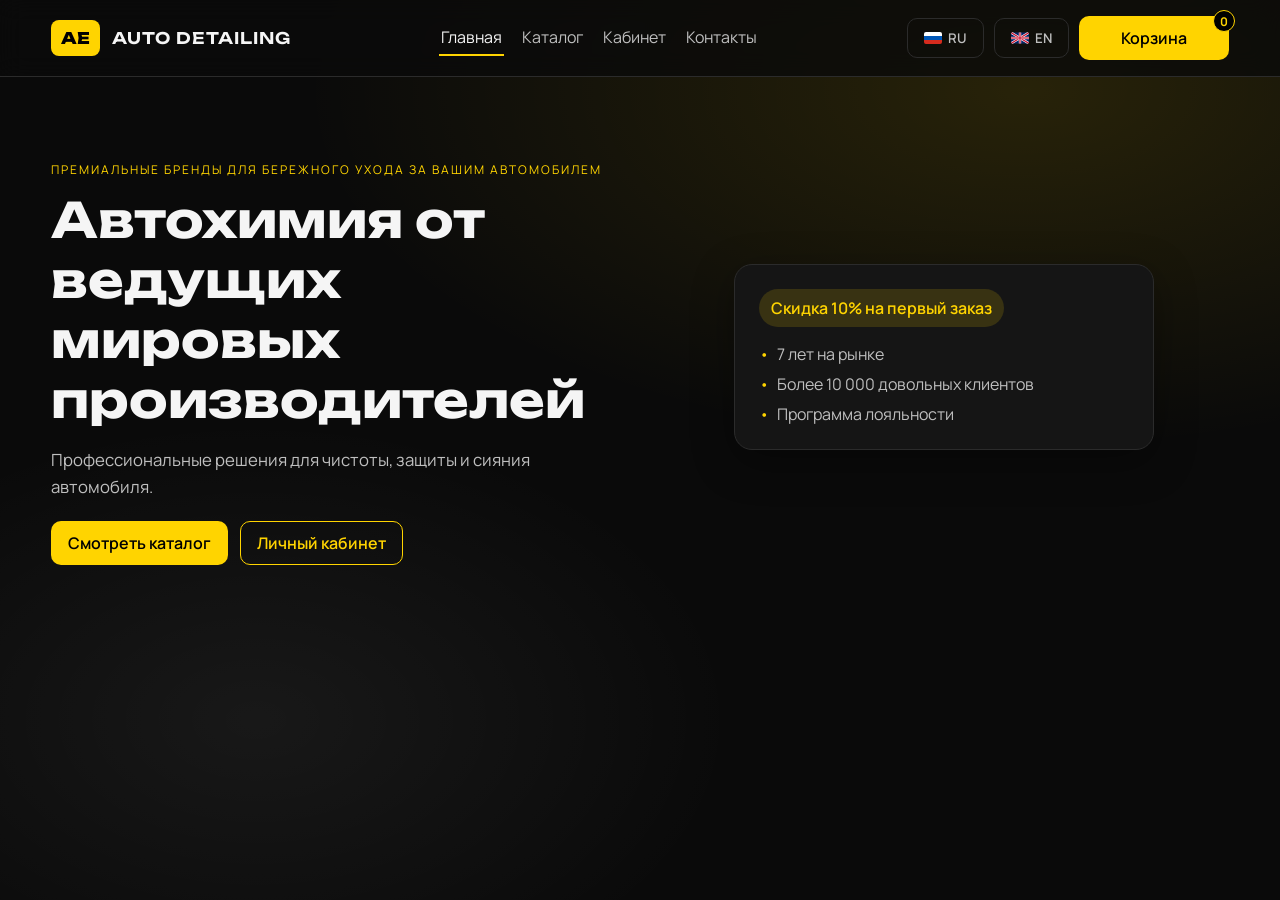
<file: index.html>
<!doctype html>
<html lang="ru">
  <head>
    <meta charset="utf-8" />
    <meta name="viewport" content="width=device-width, initial-scale=1" />
    <title>Auto Detailing — Aleksandrov Egor</title>
    <meta name="description" content="Все для чистоты автомобиля." />
    <link rel="stylesheet" href="assets/css/style.css?v=20260303-1805" />
    <script defer src="assets/js/i18n.js?v=20260303-1805"></script>
    <script defer src="assets/js/main.js?v=20260303-1805"></script>
    <script defer src="assets/js/api.js?v=20260303-1805"></script>
    <script defer src="assets/js/nav.js?v=20260303-1805"></script>
  </head>
  <body class="theme">
    <header class="topbar">
      <div class="container topbar__inner">
        <a class="brand" href="index.html">
          <span class="brand__mark">AE</span>
          <span class="brand__text">Auto Detailing</span>
        </a>
        <nav class="nav">
          <a data-i18n="nav_home" class="nav__link is-active" href="index.html">Главная</a>
          <a data-i18n="nav_catalog" class="nav__link" href="services.html">Каталог</a>
          <a data-i18n="nav_account" class="nav__link" href="account.html">Кабинет</a>
          <a data-i18n="nav_contacts" class="nav__link" href="contacts.html">Контакты</a>
        </nav>
        <div class="topbar__actions">
          <button class="btn btn--ghost" data-lang-switch="ru"><span class="flag flag--ru" aria-hidden="true"></span>RU</button>
          <button class="btn btn--ghost" data-lang-switch="en"><span class="flag flag--en" aria-hidden="true"></span>EN</button>
          <a class="btn btn--primary btn--cart" href="cart.html"><span data-i18n="nav_cart">Корзина</span><span id="cart-badge" class="top-cart-badge">0</span></a>
        </div>
      </div>
    </header>

    <main>
      <section class="hero">
        <div class="container hero__inner">
          <div class="hero__content">
            <p class="eyebrow" data-i18n="hero_eyebrow"></p>
            <h1 data-i18n="hero_title"></h1>
            <p class="lead" data-i18n="hero_subtitle"></p>
            <div class="hero__actions">
              <a class="btn btn--primary" href="services.html" data-i18n="hero_action_primary"></a>
              <a class="btn btn--outline" href="account.html" data-i18n="hero_action_secondary"></a>
            </div>
          </div>
          <div class="hero__visual">
            <div class="hero__card">
              <div class="hero__badge" data-i18n="hero_badge"></div>
              <ul class="hero__list">
                <li data-i18n="hero_list_1"></li>
                <li data-i18n="hero_list_2"></li>
                <li data-i18n="hero_list_3"></li>
              </ul>
            </div>
          </div>
        </div>
      </section>
    </main>

  </body>
</html>
</file>
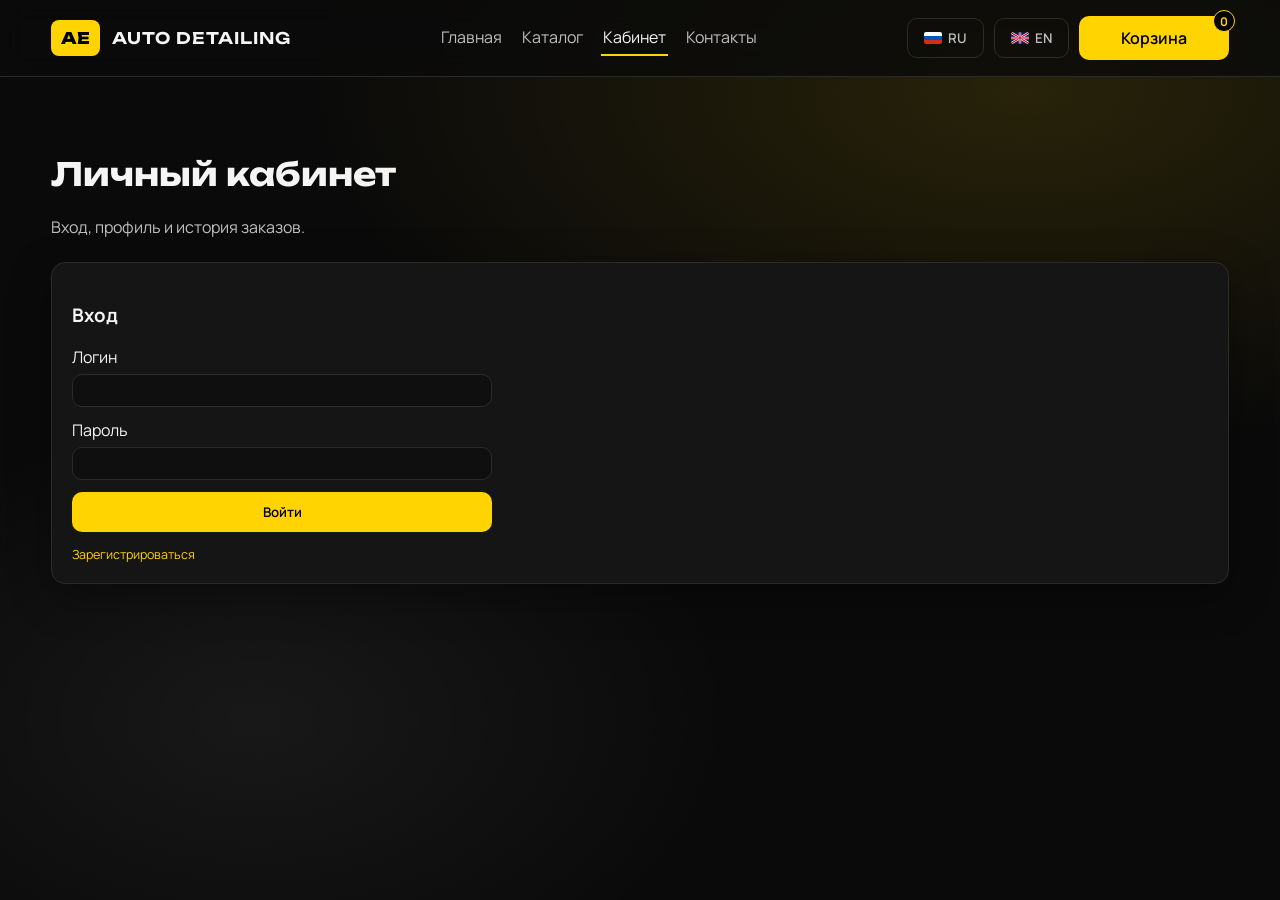
<file: account.html>
<!doctype html>
<html lang="ru">
  <head>
    <meta charset="utf-8" />
    <meta name="viewport" content="width=device-width, initial-scale=1" />
    <title>Личный кабинет — Auto Detailing</title>
    <link rel="stylesheet" href="assets/css/style.css?v=20260303-1805" />
    <script defer src="assets/js/i18n.js?v=20260303-1805"></script>
    <script defer src="assets/js/api.js?v=20260303-1805"></script>
    <script defer src="assets/js/nav.js?v=20260303-1805"></script>
    <script defer src="assets/js/account.js?v=20260303-1805"></script>
  </head>
  <body class="theme">
    <header class="topbar">
      <div class="container topbar__inner">
        <a class="brand" href="index.html">
          <span class="brand__mark">AE</span>
          <span class="brand__text">Auto Detailing</span>
        </a>
        <nav class="nav">
          <a data-i18n="nav_home" class="nav__link" href="index.html">Главная</a>
          <a data-i18n="nav_catalog" class="nav__link" href="services.html">Каталог</a>
          <a data-i18n="nav_account" class="nav__link is-active" href="account.html">Кабинет</a>
          <a data-i18n="nav_contacts" class="nav__link" href="contacts.html">Контакты</a>
        </nav>
        <div class="topbar__actions">
          <button class="btn btn--ghost" data-lang-switch="ru"><span class="flag flag--ru" aria-hidden="true"></span>RU</button>
          <button class="btn btn--ghost" data-lang-switch="en"><span class="flag flag--en" aria-hidden="true"></span>EN</button>
          <a class="btn btn--primary btn--cart" href="cart.html"><span data-i18n="nav_cart">Корзина</span><span id="cart-badge" class="top-cart-badge">0</span></a>
        </div>
      </div>
    </header>

    <main class="section">
      <div class="container">
        <div class="section__head">
          <h1 data-i18n="account_title">Личный кабинет</h1>
          <p data-i18n="account_subtitle">Вход, профиль и история заказов.</p>
        </div>

        <div id="account-panel" class="account-panel"></div>
      </div>
    </main>

  </body>
</html>
</file>
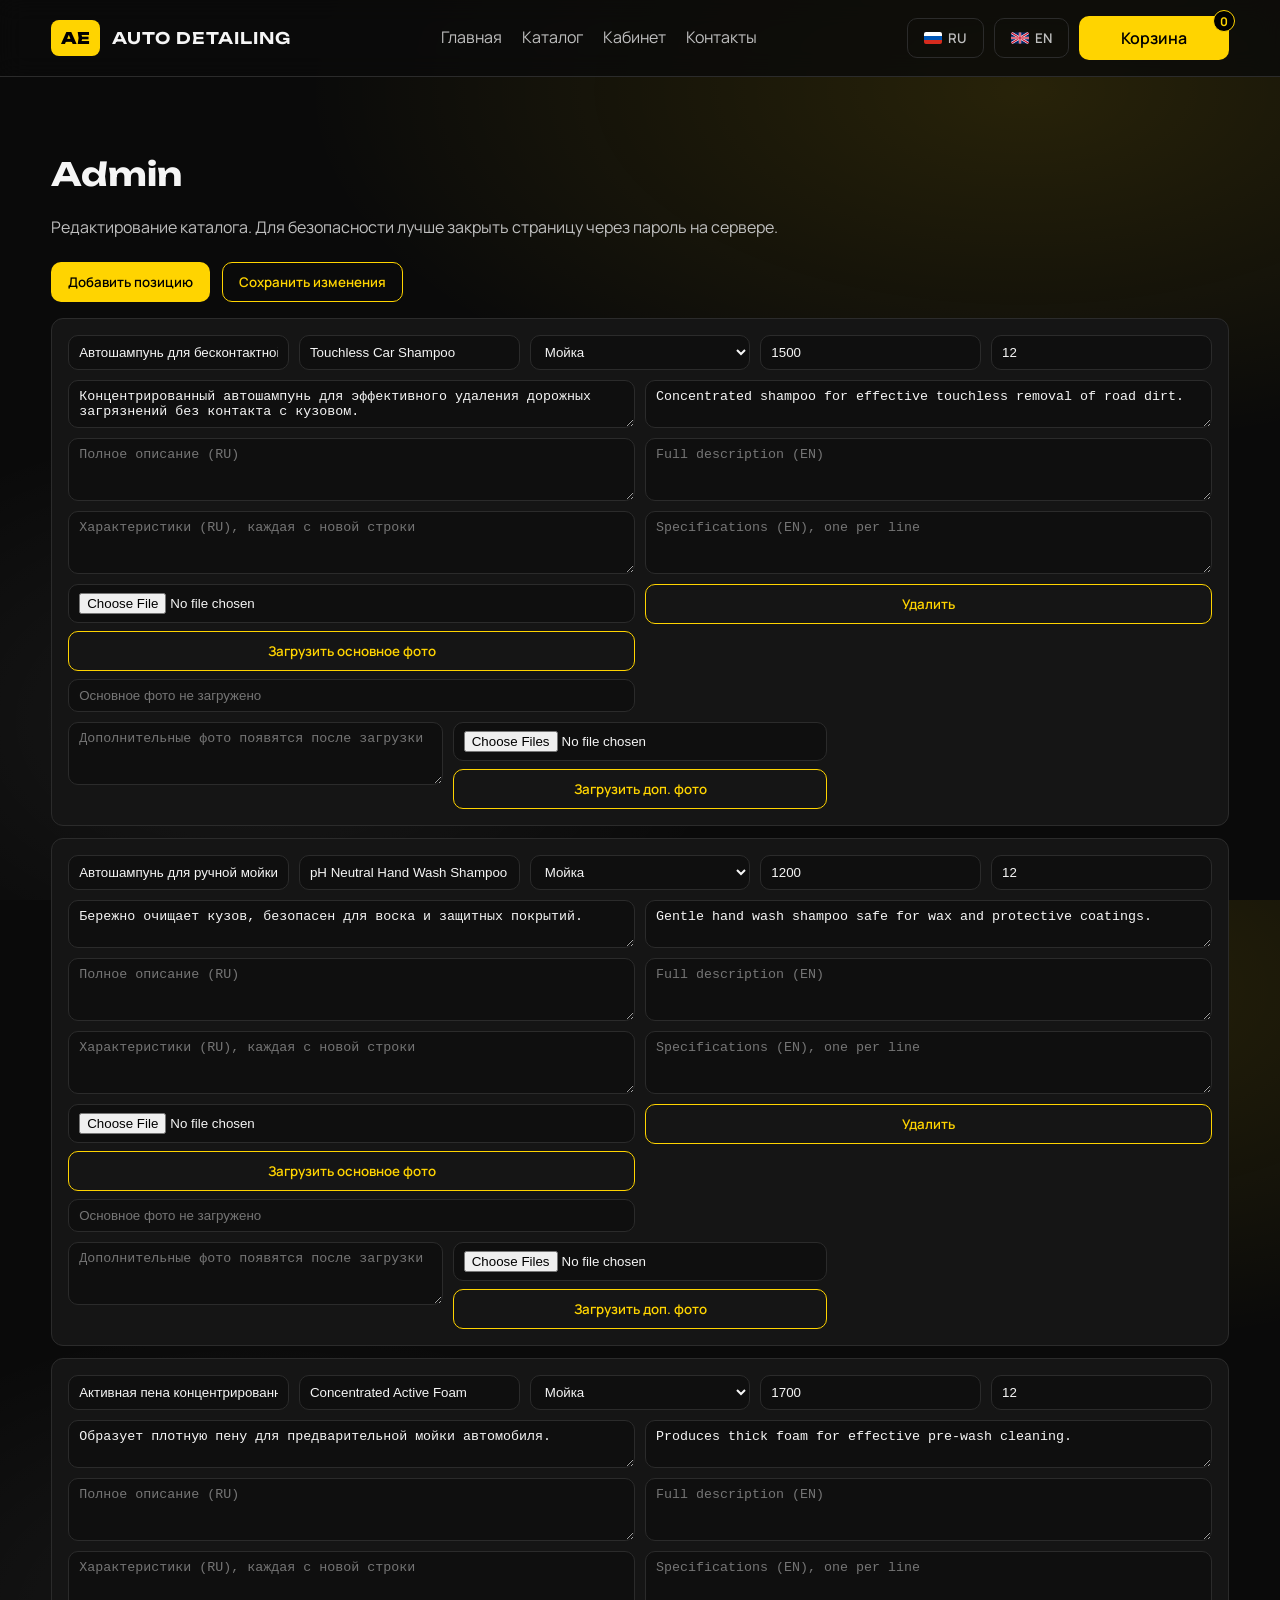
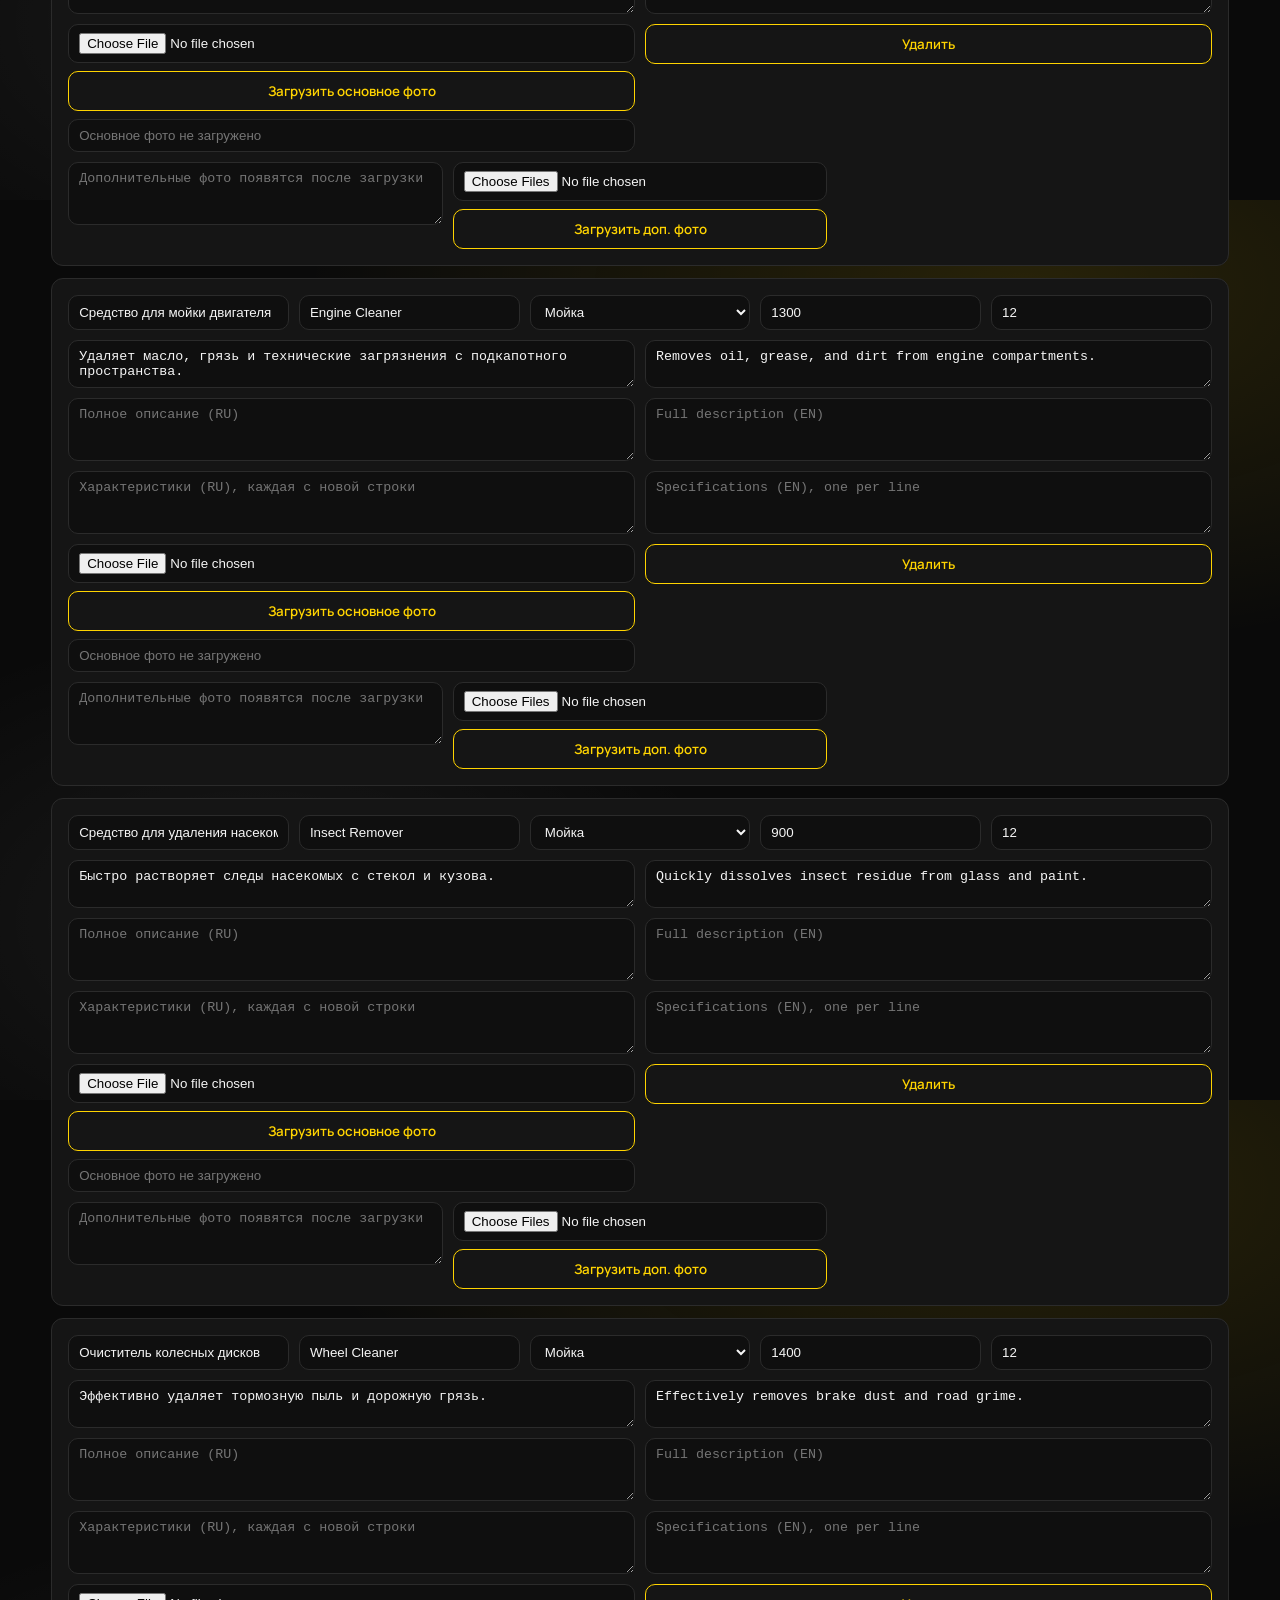
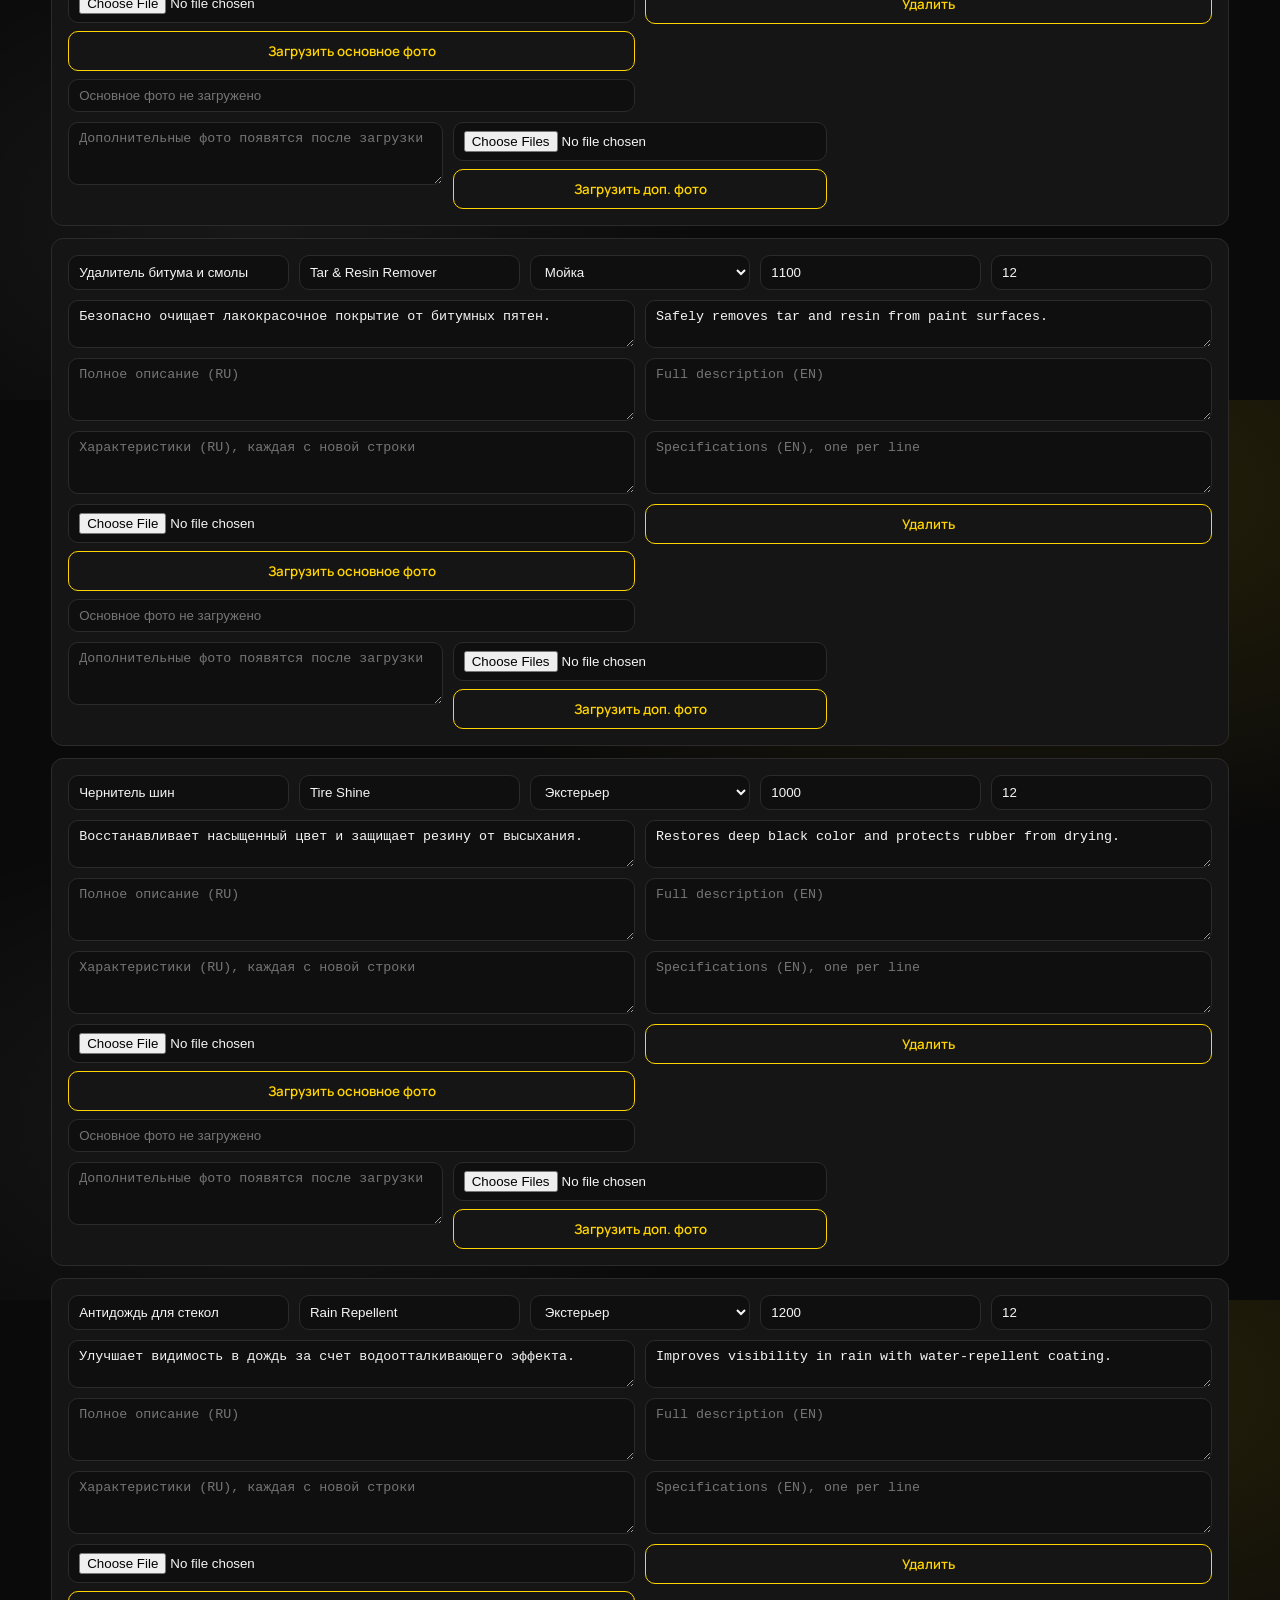
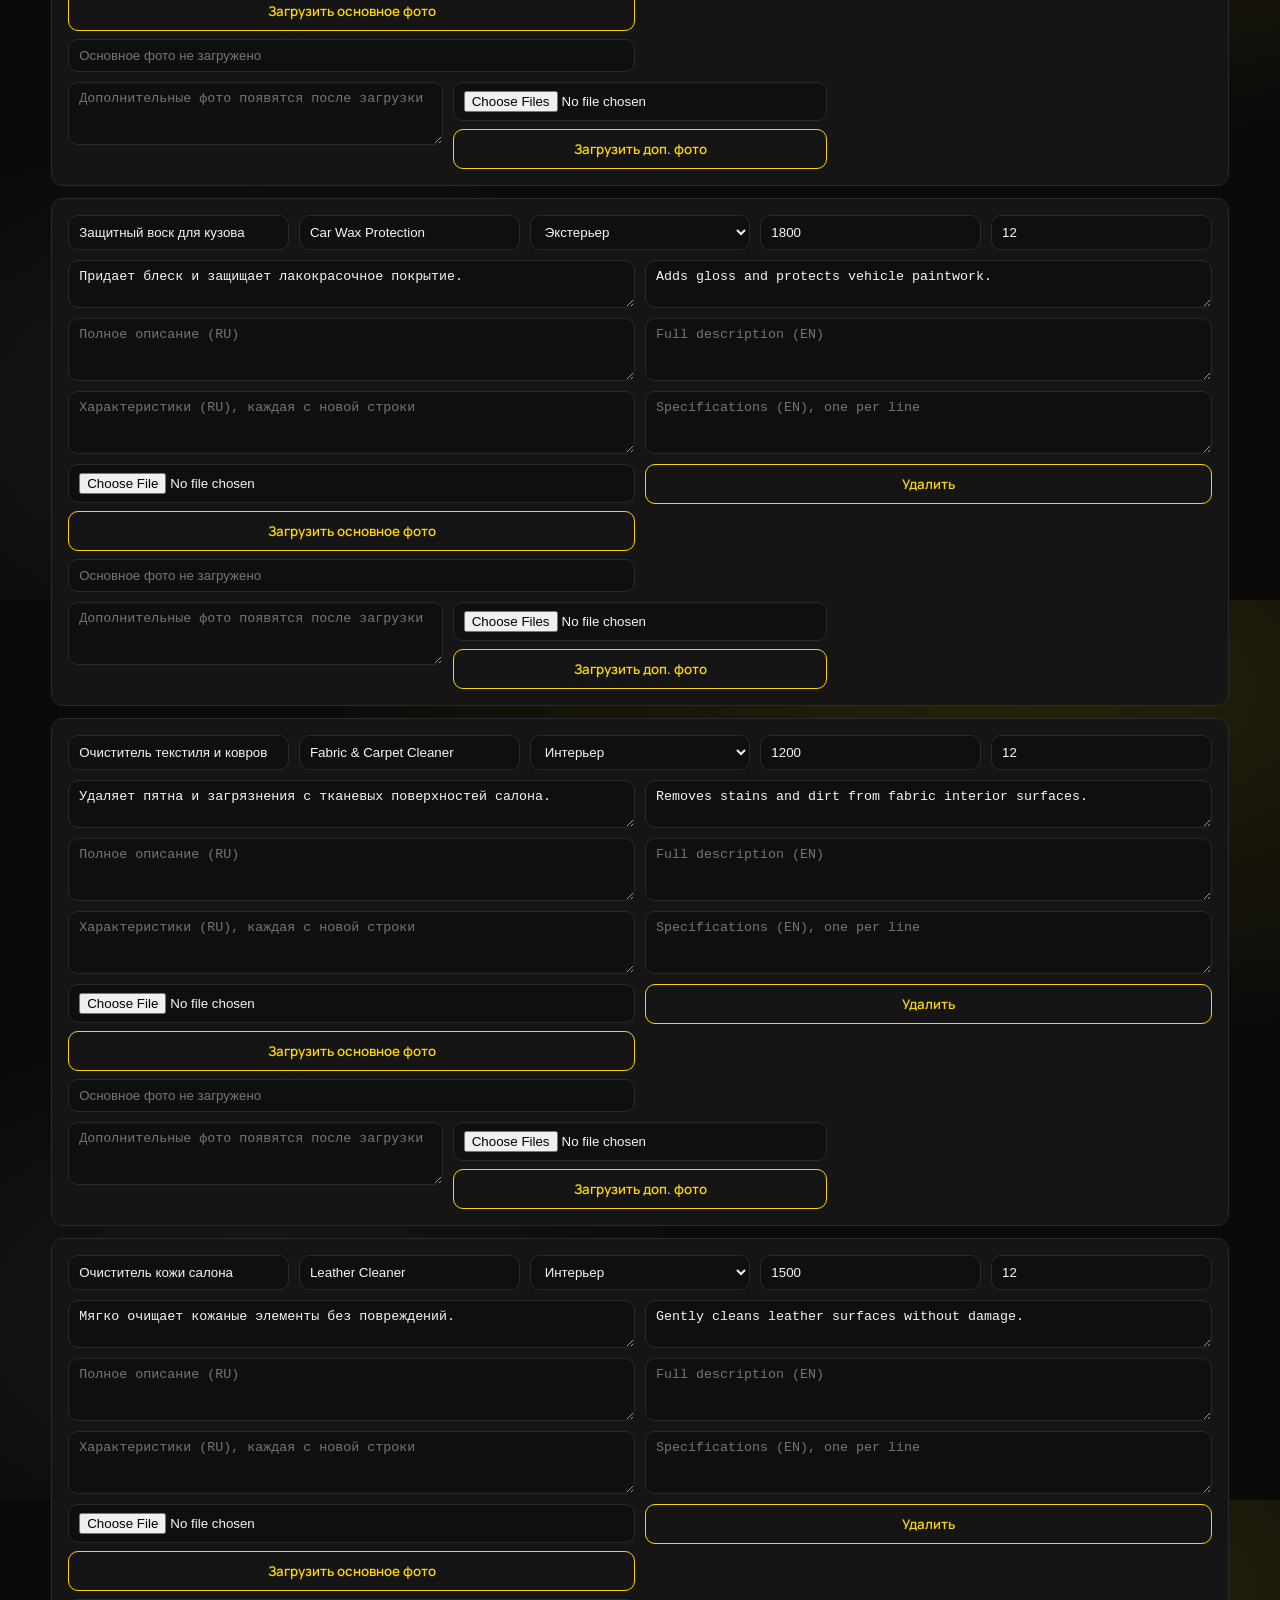
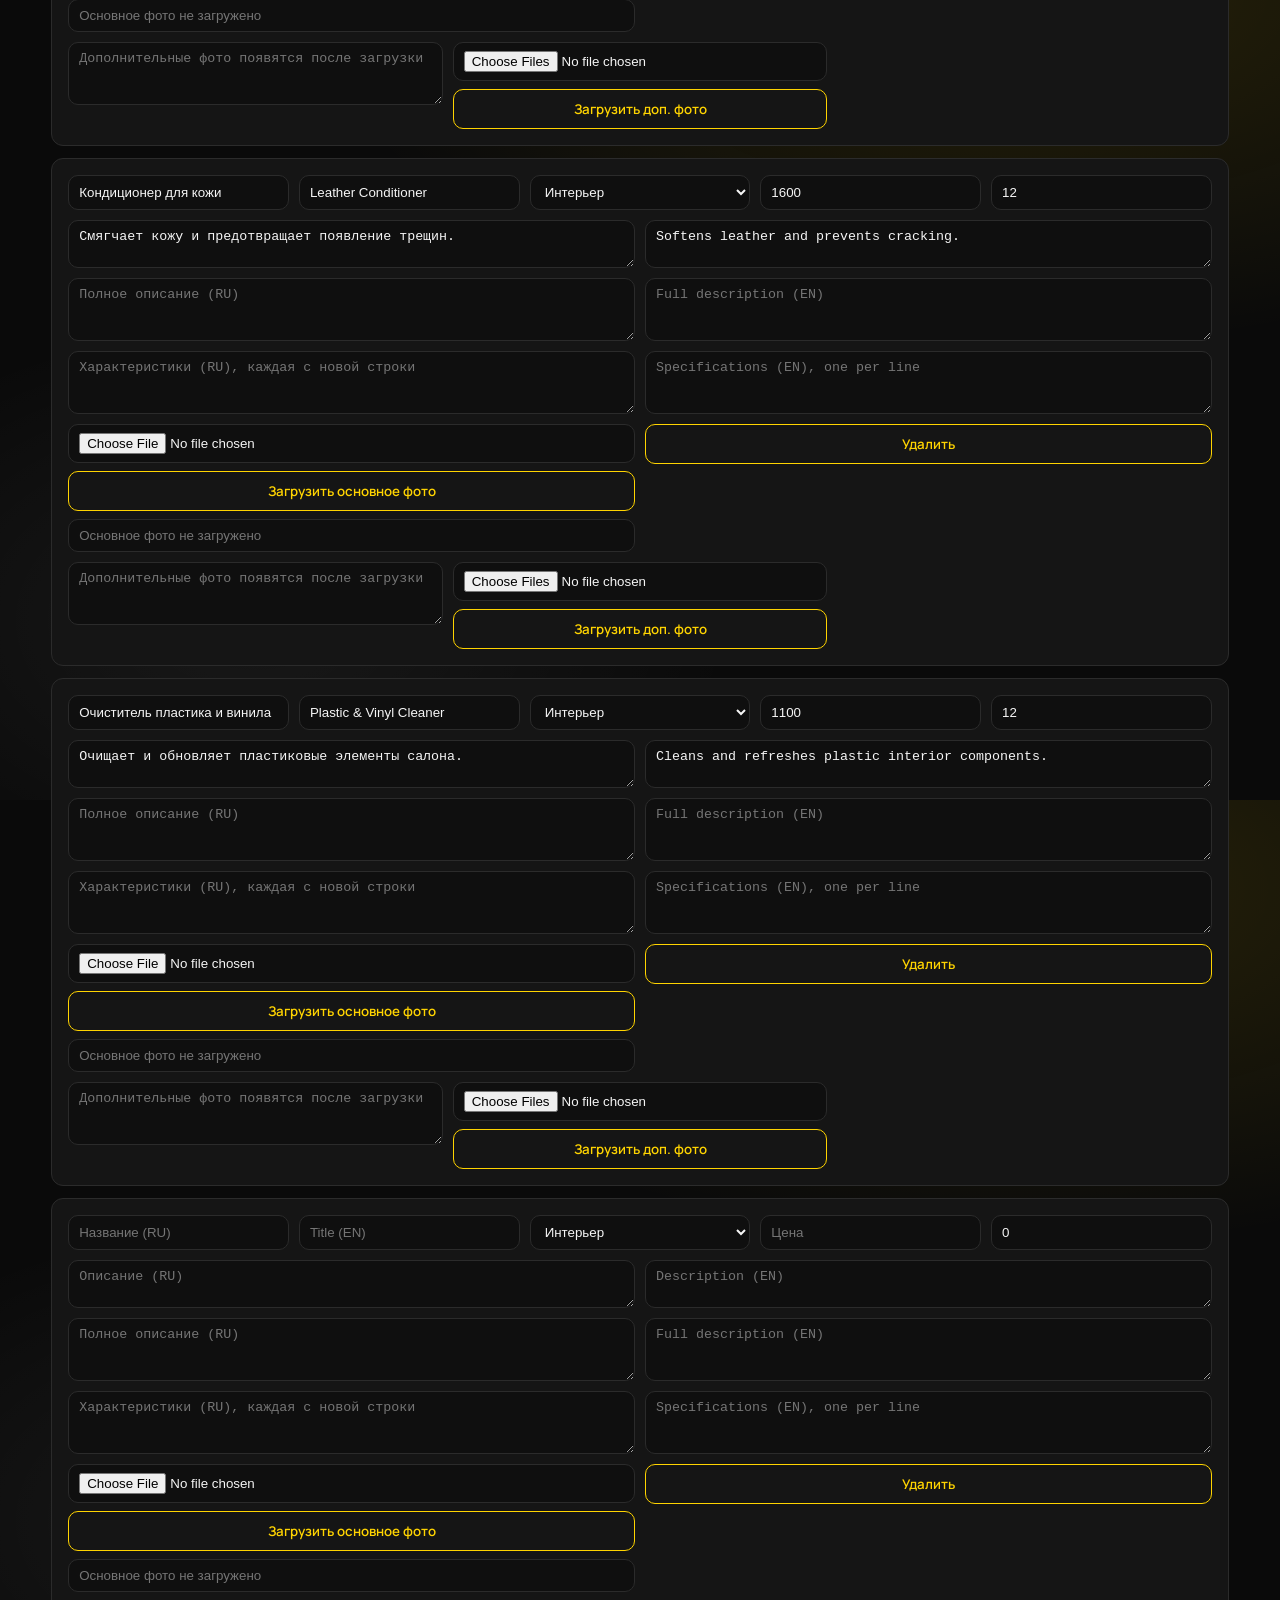
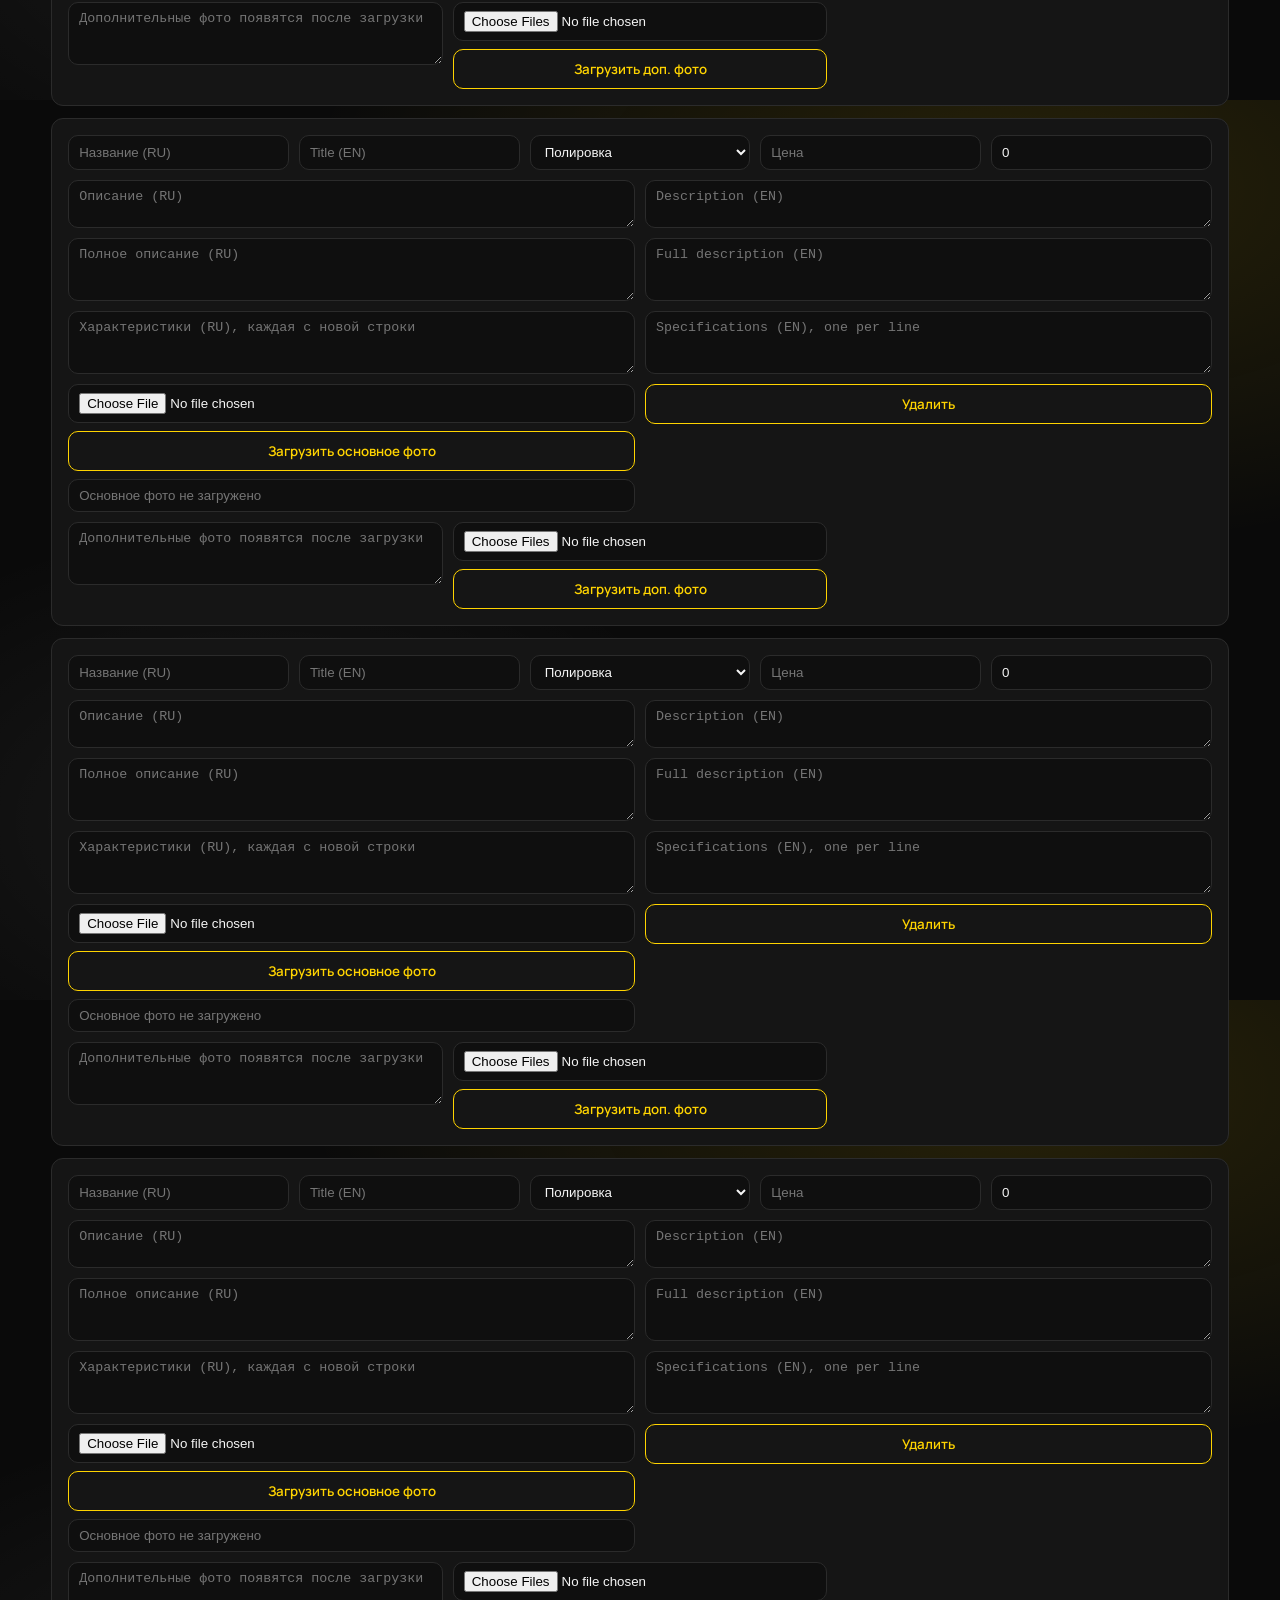
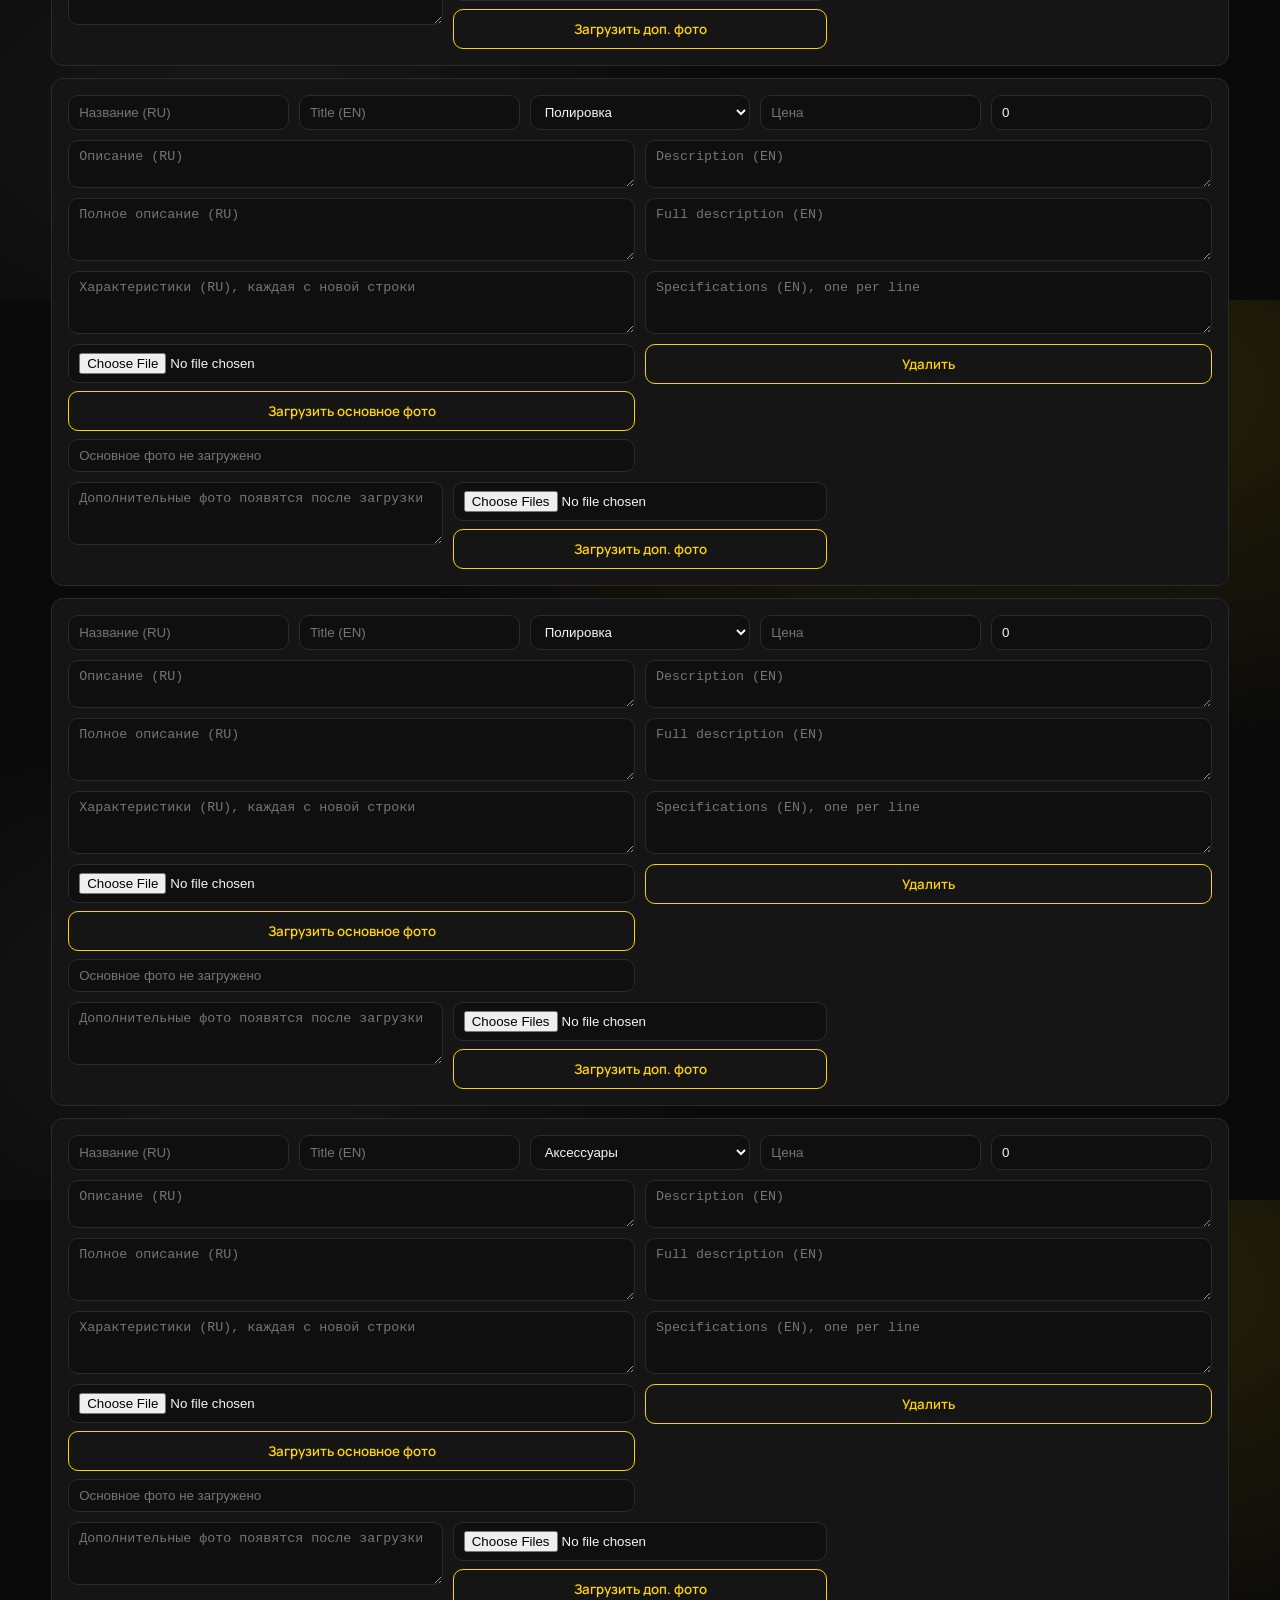
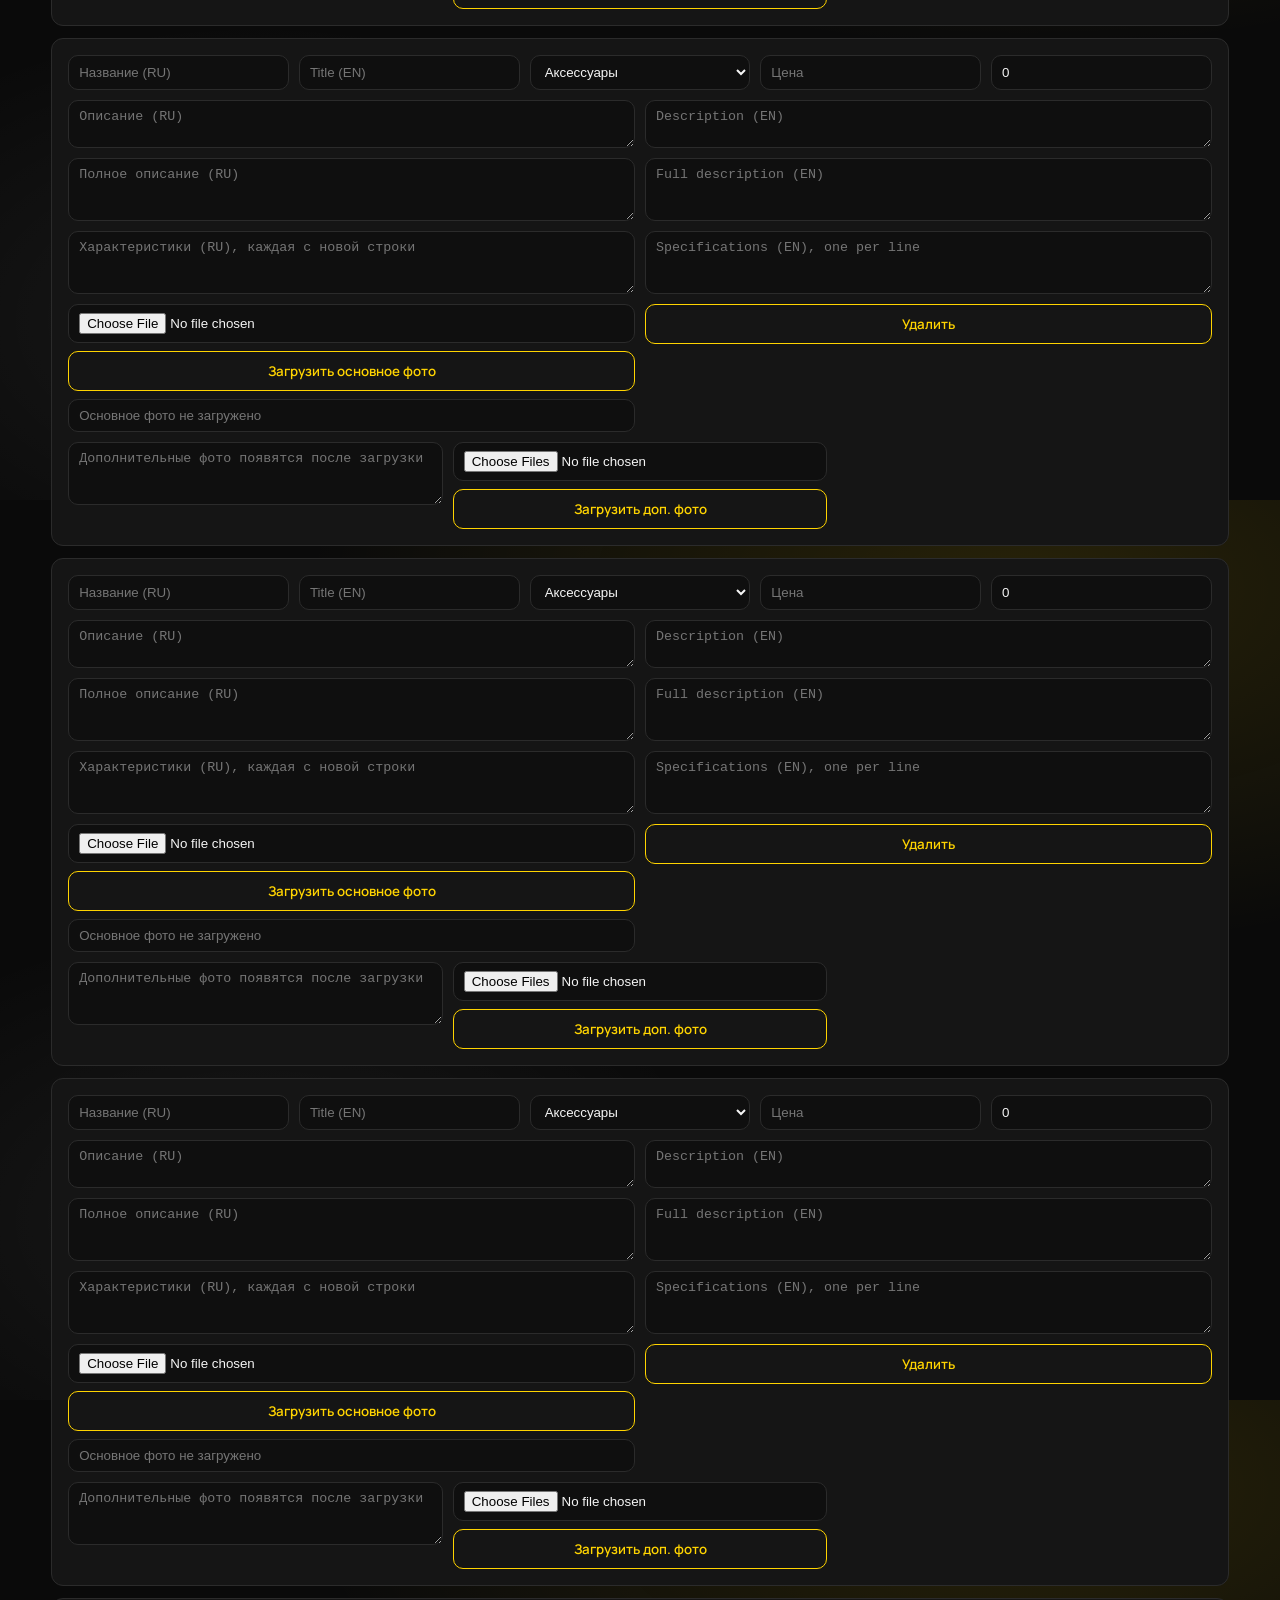
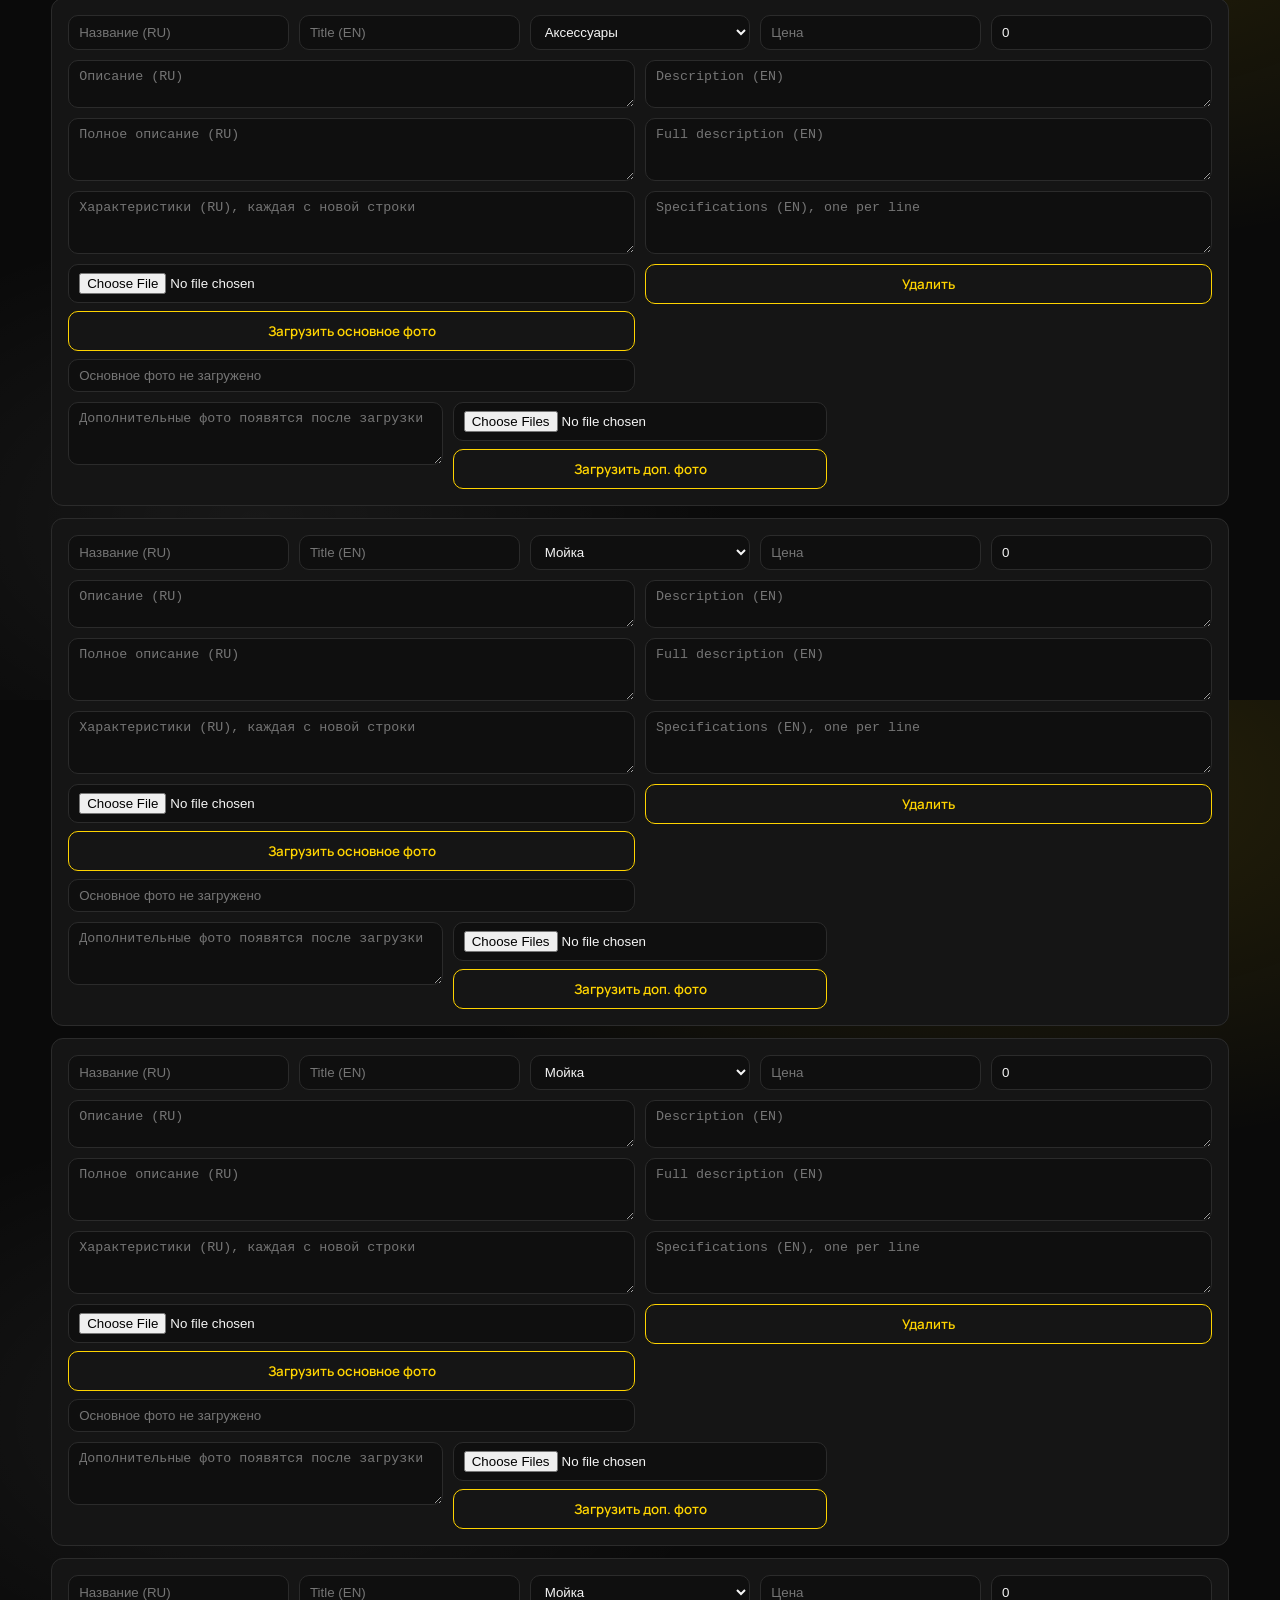
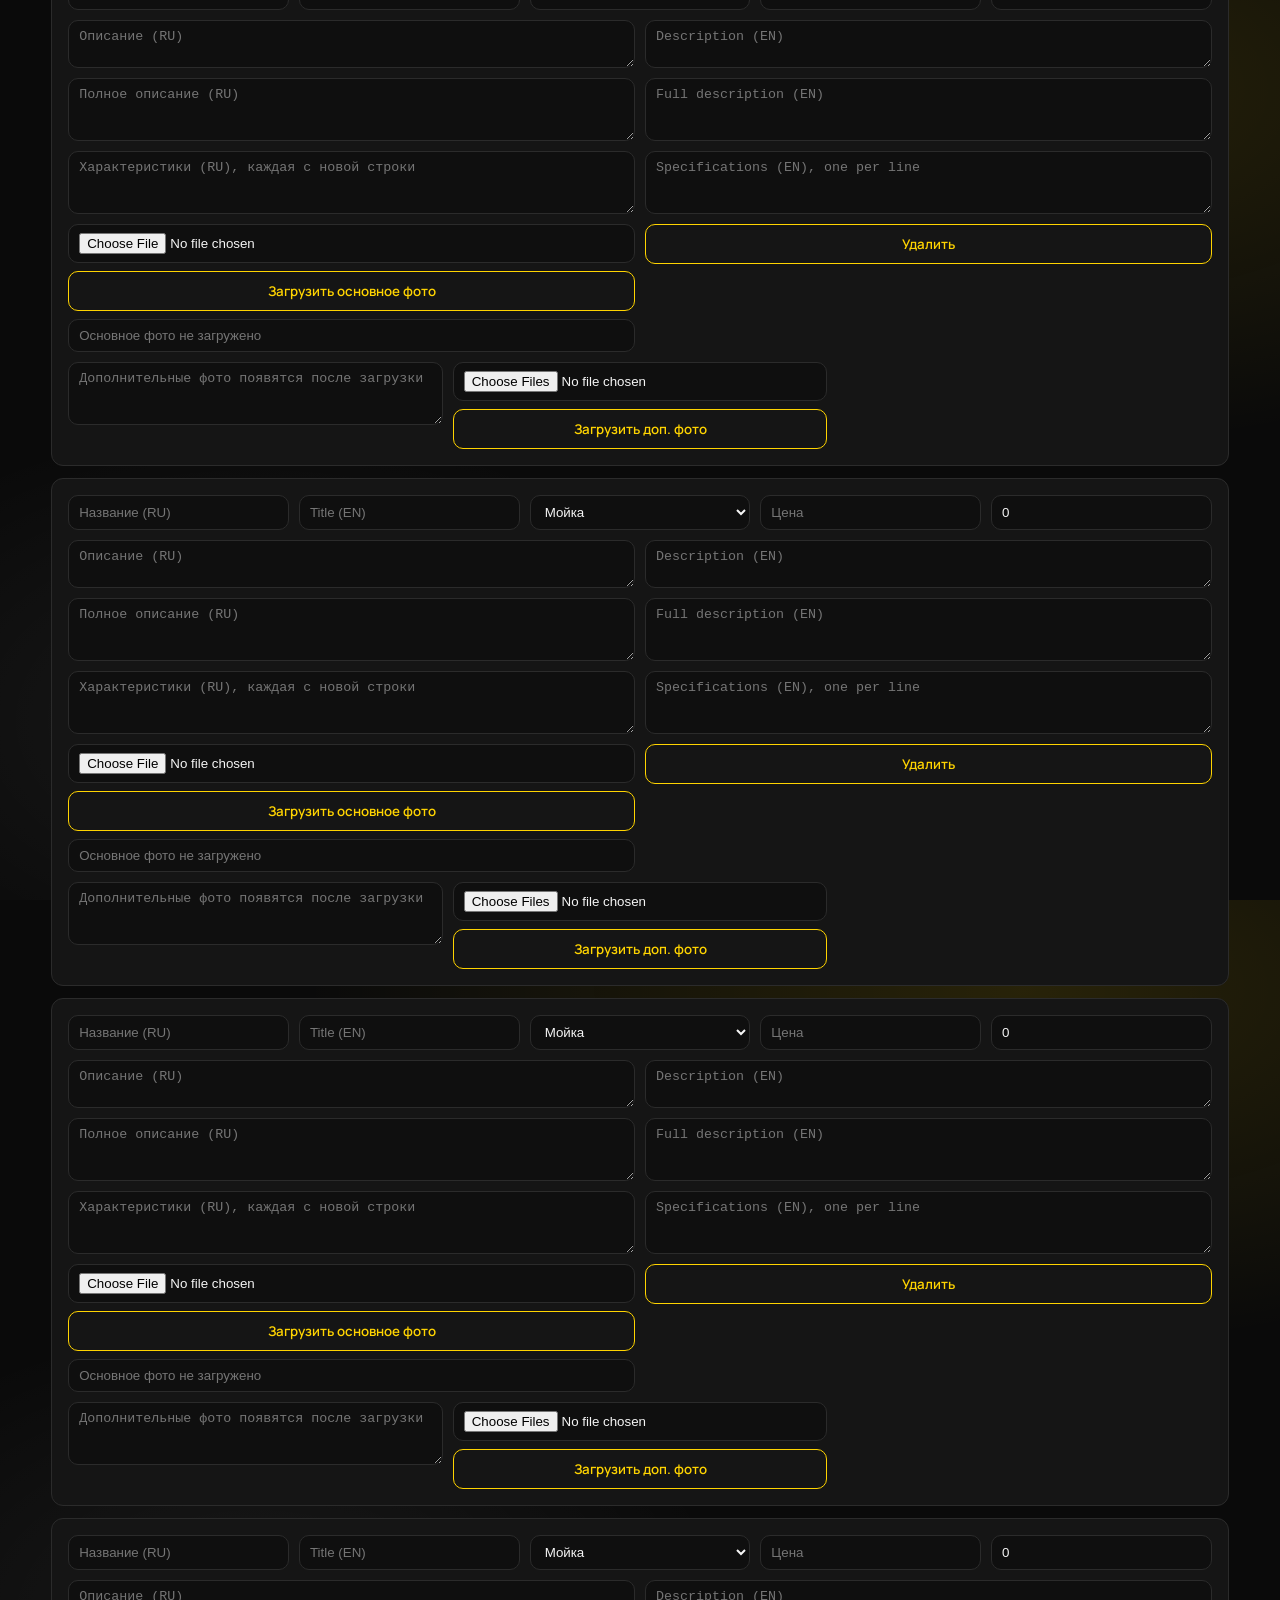
<file: admin.html>
<!doctype html>
<html lang="ru">
  <head>
    <meta charset="utf-8" />
    <meta name="viewport" content="width=device-width, initial-scale=1" />
    <title>Admin — Auto Detailing</title>
    <link rel="stylesheet" href="assets/css/style.css?v=20260303-1805" />
    <script defer src="assets/js/i18n.js?v=20260303-1805"></script>
    <script defer src="assets/js/api.js?v=20260303-1805"></script>
    <script defer src="assets/js/nav.js?v=20260303-1805"></script>
    <script defer src="assets/js/admin.js?v=20260303-1805"></script>
  </head>
  <body class="theme">
    <header class="topbar">
      <div class="container topbar__inner">
        <a class="brand" href="index.html">
          <span class="brand__mark">AE</span>
          <span class="brand__text">Auto Detailing</span>
        </a>
        <nav class="nav">
          <a data-i18n="nav_home" class="nav__link" href="index.html">Главная</a>
          <a data-i18n="nav_catalog" class="nav__link" href="services.html">Каталог</a>
          <a data-i18n="nav_account" class="nav__link" href="account.html">Кабинет</a>
          <a data-i18n="nav_contacts" class="nav__link" href="contacts.html">Контакты</a>
        </nav>
        <div class="topbar__actions">
          <button class="btn btn--ghost" data-lang-switch="ru"><span class="flag flag--ru" aria-hidden="true"></span>RU</button>
          <button class="btn btn--ghost" data-lang-switch="en"><span class="flag flag--en" aria-hidden="true"></span>EN</button>
          <a class="btn btn--primary btn--cart" href="cart.html"><span data-i18n="nav_cart">Корзина</span><span id="cart-badge" class="top-cart-badge">0</span></a>
        </div>
      </div>
    </header>

    <main class="section">
      <div class="container">
        <div class="section__head">
          <h1>Admin</h1>
          <p>Редактирование каталога. Для безопасности лучше закрыть страницу через пароль на сервере.</p>
        </div>

        <div class="admin-actions">
          <button class="btn btn--primary" id="add-service">Добавить позицию</button>
          <button class="btn btn--outline" id="save-services">Сохранить изменения</button>
          <span id="save-status" class="status"></span>
        </div>

        <div id="admin-list" class="admin-list"></div>
      </div>
    </main>

  </body>
</html>
</file>
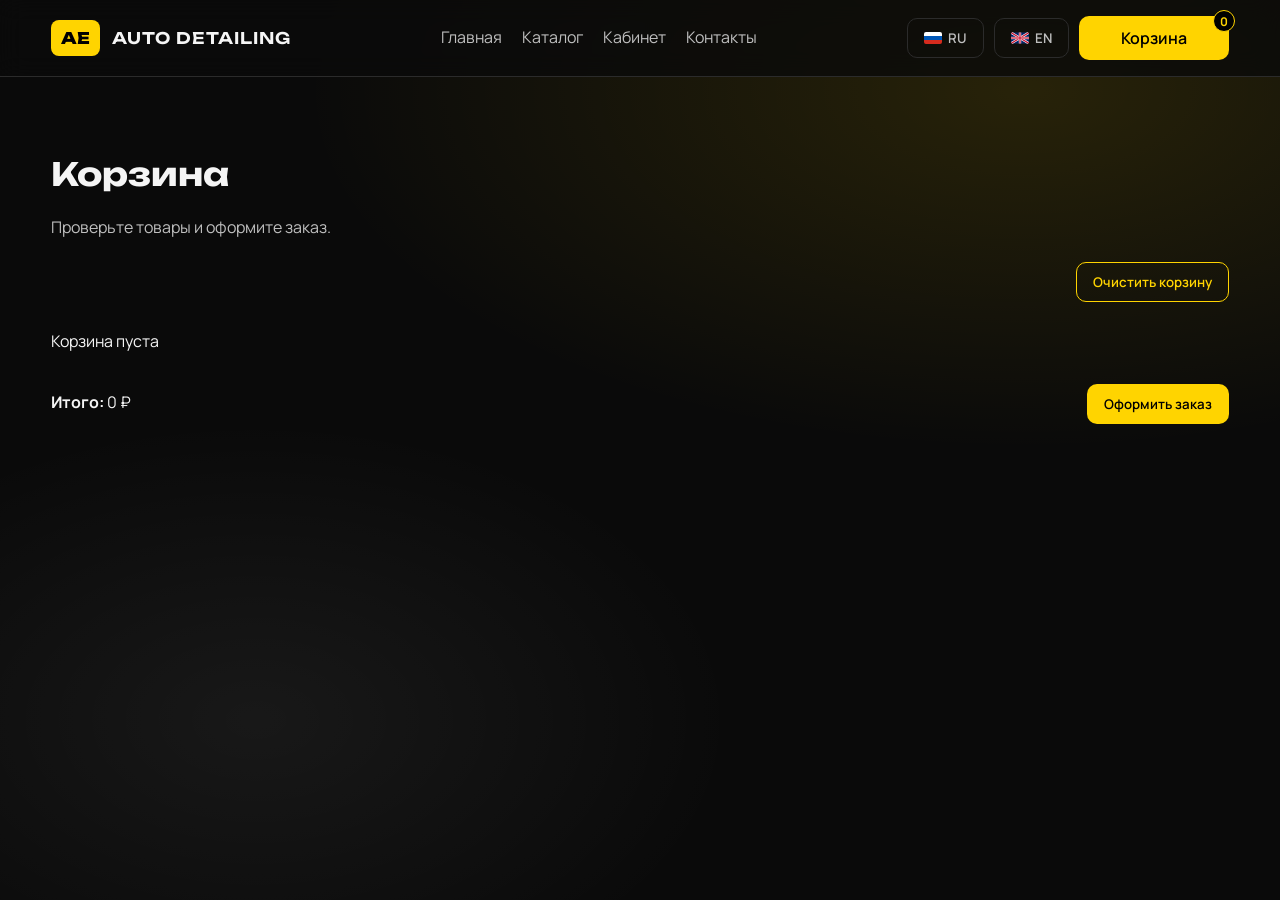
<file: cart.html>
<!doctype html>
<html lang="ru">
  <head>
    <meta charset="utf-8" />
    <meta name="viewport" content="width=device-width, initial-scale=1" />
    <title>Корзина — Auto Detailing</title>
    <link rel="stylesheet" href="assets/css/style.css?v=20260303-1805" />
    <script defer src="assets/js/i18n.js?v=20260303-1805"></script>
    <script defer src="assets/js/api.js?v=20260303-1805"></script>
    <script defer src="assets/js/nav.js?v=20260303-1805"></script>
    <script defer src="assets/js/cart.js?v=20260303-1805"></script>
  </head>
  <body class="theme">
    <header class="topbar">
      <div class="container topbar__inner">
        <a class="brand" href="index.html">
          <span class="brand__mark">AE</span>
          <span class="brand__text">Auto Detailing</span>
        </a>
        <nav class="nav">
          <a data-i18n="nav_home" class="nav__link" href="index.html">Главная</a>
          <a data-i18n="nav_catalog" class="nav__link" href="services.html">Каталог</a>
          <a data-i18n="nav_account" class="nav__link" href="account.html">Кабинет</a>
          <a data-i18n="nav_contacts" class="nav__link" href="contacts.html">Контакты</a>
        </nav>
        <div class="topbar__actions">
          <button class="btn btn--ghost" data-lang-switch="ru"><span class="flag flag--ru" aria-hidden="true"></span>RU</button>
          <button class="btn btn--ghost" data-lang-switch="en"><span class="flag flag--en" aria-hidden="true"></span>EN</button>
          <a class="btn btn--primary btn--cart" href="cart.html"><span data-i18n="nav_cart">Корзина</span><span id="cart-badge" class="top-cart-badge">0</span></a>
        </div>
      </div>
    </header>

    <main class="section">
      <div class="container">
        <div class="section__head">
          <h1 data-i18n="cart_title">Корзина</h1>
          <p data-i18n="cart_subtitle">Проверьте список и оформите заказ.</p>
        </div>

        <div class="cart-actions">
          <button id="clear-cart-btn" class="btn btn--outline" data-i18n="cart_clear">Очистить корзину</button>
        </div>

        <div id="cart-list" class="cart-list"></div>

        <div class="cart-summary">
          <div>
            <strong data-i18n="cart_total_label">Итого:</strong>
            <span id="cart-total" class="cart-total-value">0 ₽</span>
            <div id="cart-total-note" class="cart-total-note"></div>
          </div>
          <button id="checkout-btn" class="btn btn--primary" data-i18n="cart_checkout">Оформить заказ</button>
        </div>
      </div>
    </main>

  </body>
</html>
</file>
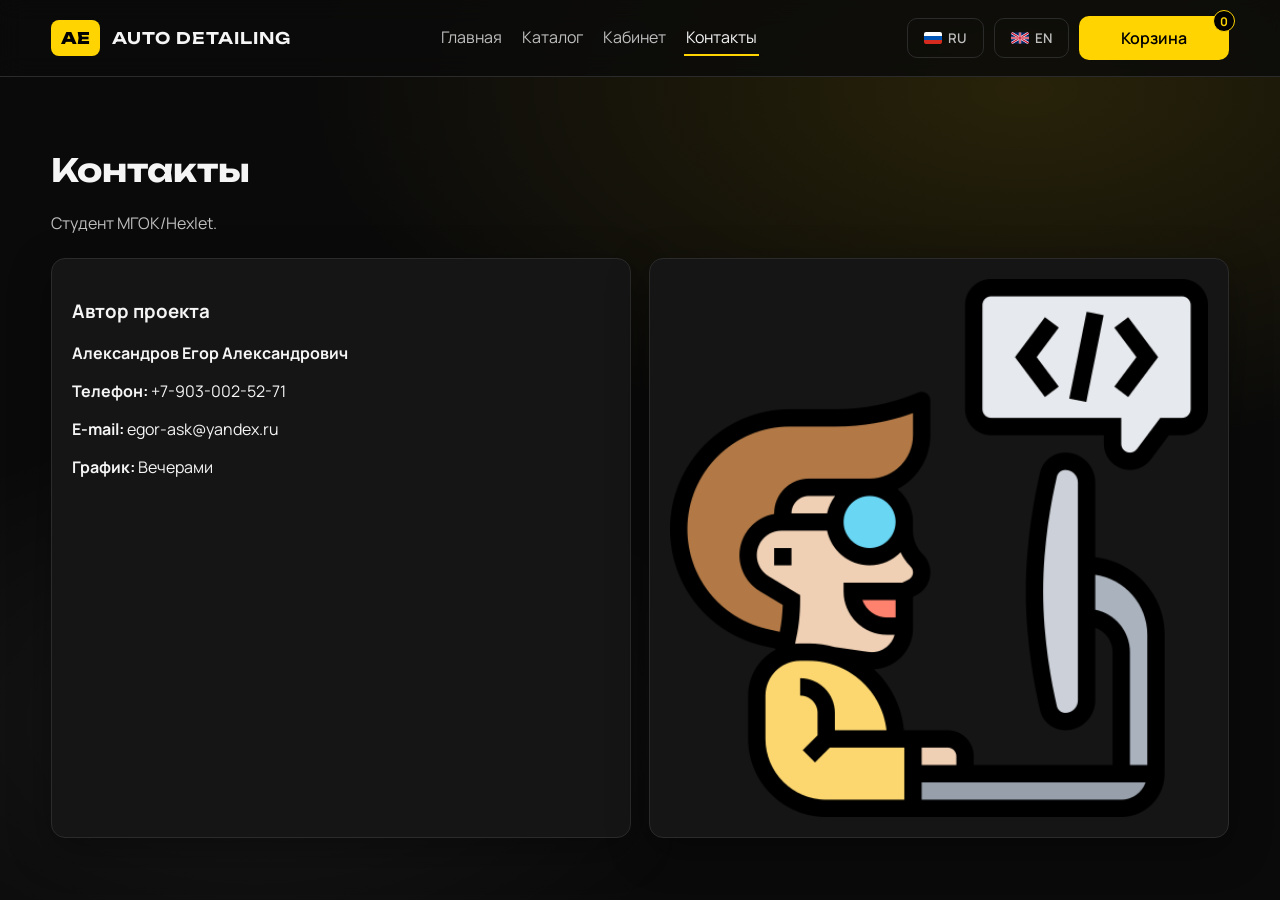
<file: contacts.html>
<!doctype html>
<html lang="ru">
  <head>
    <meta charset="utf-8" />
    <meta name="viewport" content="width=device-width, initial-scale=1" />
    <title>Контакты — Auto Detailing</title>
    <meta name="description" content="Контакты автора проекта." />
    <link rel="stylesheet" href="assets/css/style.css?v=20260303-1805" />
    <script defer src="assets/js/i18n.js?v=20260303-1805"></script>
    <script defer src="assets/js/api.js?v=20260303-1805"></script>
    <script defer src="assets/js/nav.js?v=20260303-1805"></script>
  </head>
  <body class="theme">
    <header class="topbar">
      <div class="container topbar__inner">
        <a class="brand" href="index.html">
          <span class="brand__mark">AE</span>
          <span class="brand__text">Auto Detailing</span>
        </a>
        <nav class="nav">
          <a data-i18n="nav_home" class="nav__link" href="index.html">Главная</a>
          <a data-i18n="nav_catalog" class="nav__link" href="services.html">Каталог</a>
          <a data-i18n="nav_account" class="nav__link" href="account.html">Кабинет</a>
          <a data-i18n="nav_contacts" class="nav__link is-active" href="contacts.html">Контакты</a>
        </nav>
        <div class="topbar__actions">
          <button class="btn btn--ghost" data-lang-switch="ru"><span class="flag flag--ru" aria-hidden="true"></span>RU</button>
          <button class="btn btn--ghost" data-lang-switch="en"><span class="flag flag--en" aria-hidden="true"></span>EN</button>
          <a class="btn btn--primary btn--cart" href="cart.html"><span data-i18n="nav_cart">Корзина</span><span id="cart-badge" class="top-cart-badge">0</span></a>
        </div>
      </div>
    </header>

    <main class="section">
      <div class="container">
        <div class="section__head">
          <h1 data-i18n="contacts_title">Контакты</h1>
          <p data-i18n="contacts_subtitle">Cтудент МГОК/Hexlet.</p>
        </div>

        <div class="contacts">
          <div class="card card--dark">
  <h3 data-i18n="contact_author_title">Автор проекта</h3>
  <p><strong data-i18n="contact_author_name">Александров Егор Александрович</strong></p>
  <p><strong data-i18n="contact_phone_label">Телефон:</strong> <span>+7-903-002-52-71</span></p>
  <p><strong data-i18n="contact_email_label">E-mail:</strong> <span>egor-ask@yandex.ru</span></p>
  <p><strong data-i18n="contact_schedule_label">График:</strong> <span data-i18n="contact_schedule_value">Вечерами</span></p>
</div>

          <div class="card map-card">
            <img class="contact-image" src="assets/img/4025780.png" alt="Автор проекта" />
          </div>
        </div>
      </div>
    </main>

  </body>
</html>
</file>
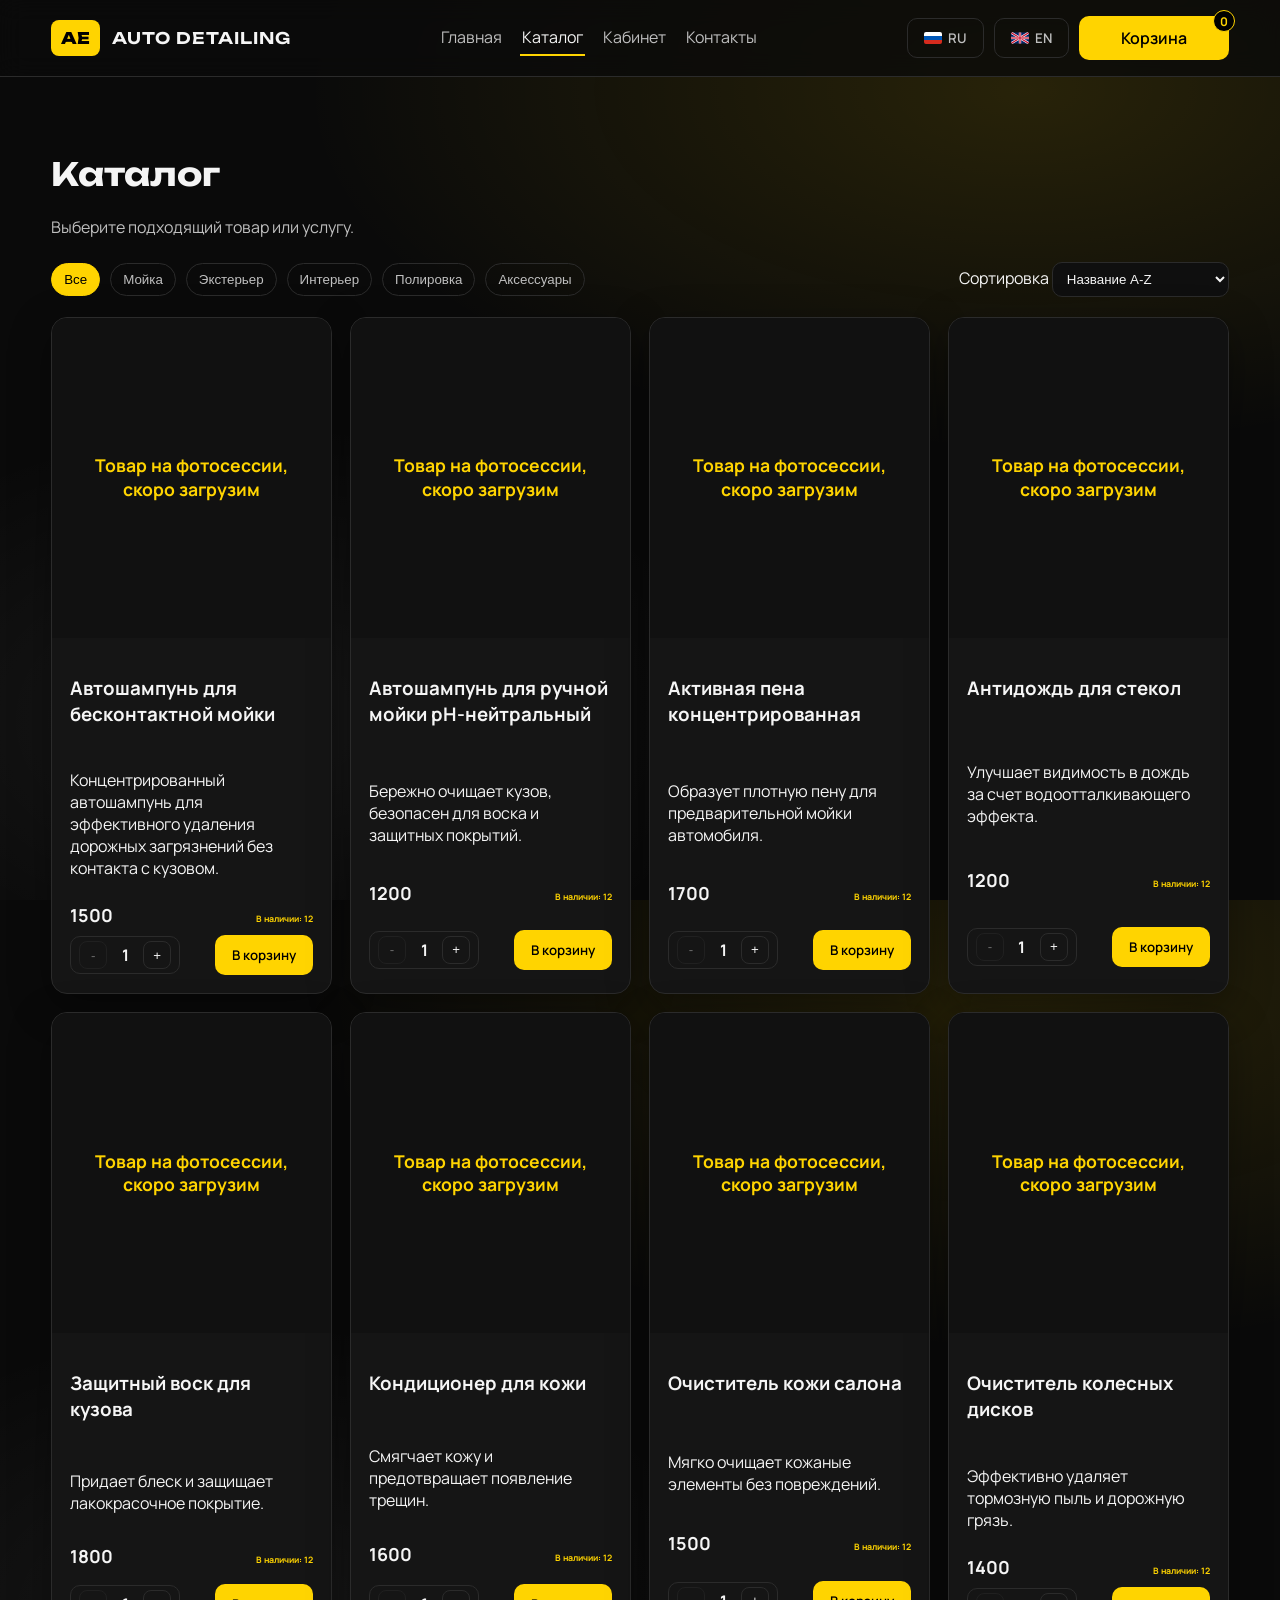
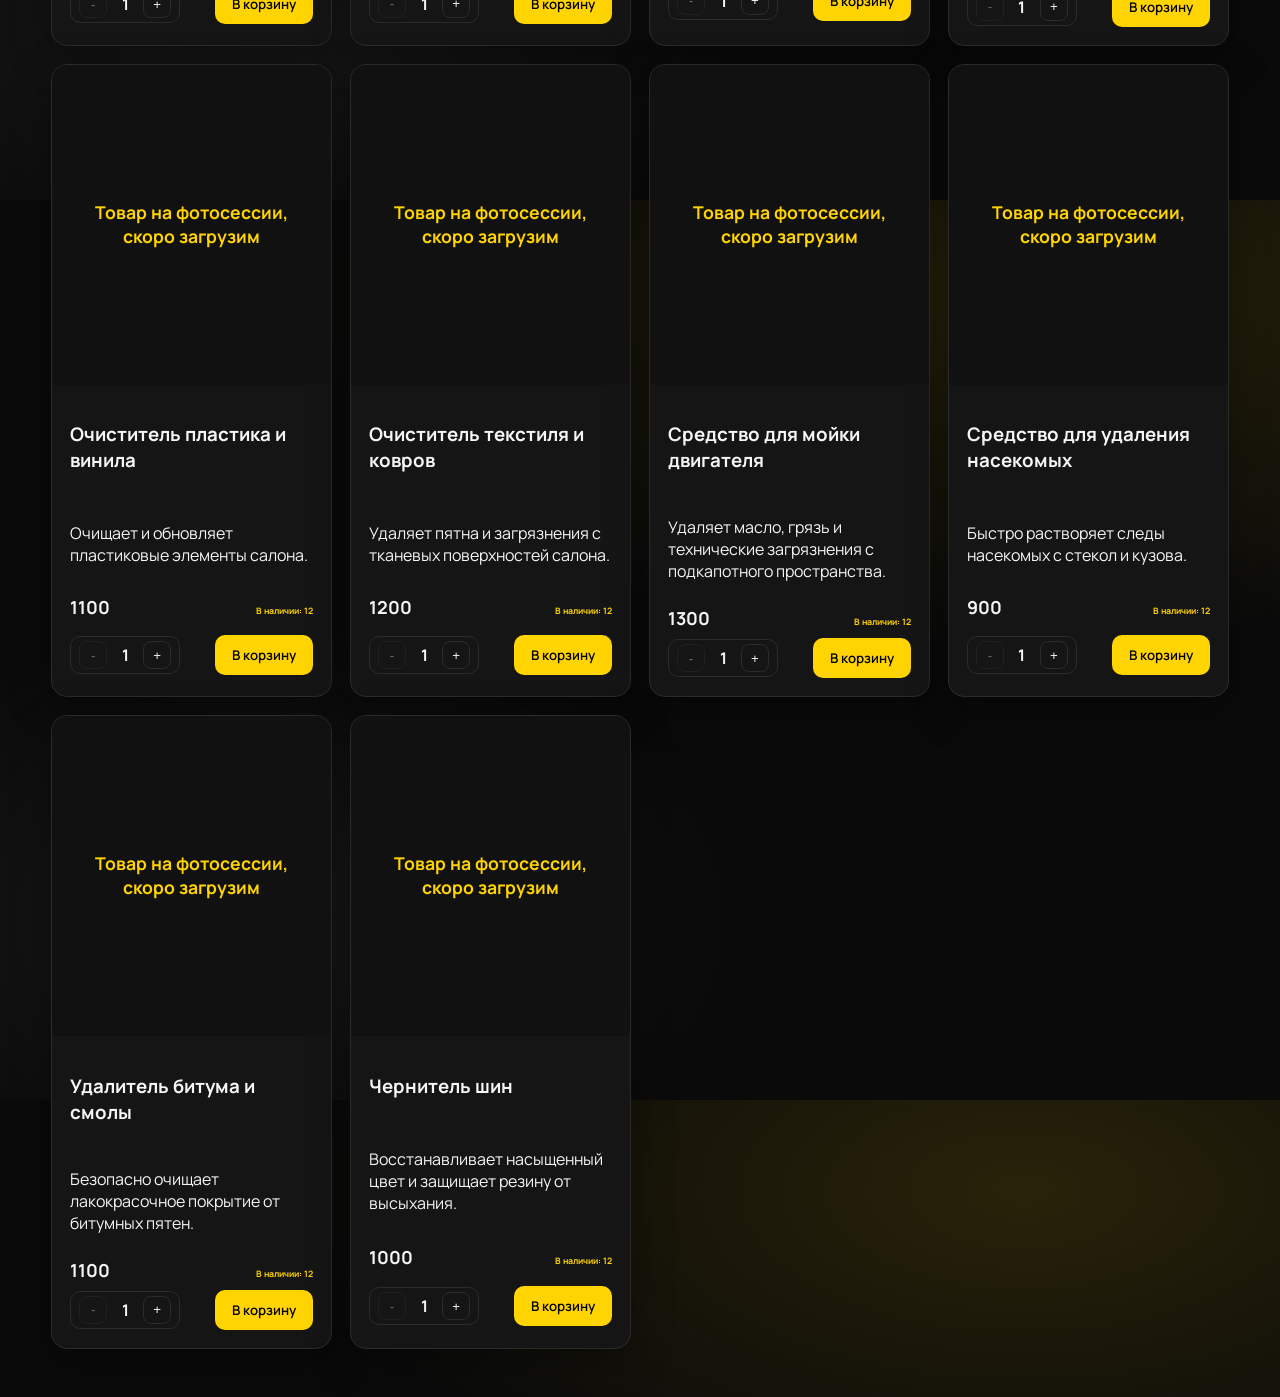
<file: services.html>
<!doctype html>
<html lang="ru">
  <head>
    <meta charset="utf-8" />
    <meta name="viewport" content="width=device-width, initial-scale=1" />
    <title>Каталог — Auto Detailing</title>
    <meta name="description" content="Каталог работ по детейлингу: мойка, интерьер, полировка, аксессуары." />
    <link rel="stylesheet" href="assets/css/style.css?v=20260303-2060" />
    <script defer src="assets/js/i18n.js?v=20260303-2045"></script>
    <script defer src="assets/js/api.js?v=20260303-2045"></script>
    <script defer src="assets/js/nav.js?v=20260303-2045"></script>
    <script defer src="assets/js/catalog.js?v=20260303-2045"></script>
  </head>
  <body class="theme">
    <header class="topbar">
      <div class="container topbar__inner">
        <a class="brand" href="index.html">
          <span class="brand__mark">AE</span>
          <span class="brand__text">Auto Detailing</span>
        </a>
        <nav class="nav">
          <a data-i18n="nav_home" class="nav__link" href="index.html">Главная</a>
          <a data-i18n="nav_catalog" class="nav__link is-active" href="services.html">Каталог</a>
          <a data-i18n="nav_account" class="nav__link" href="account.html">Кабинет</a>
          <a data-i18n="nav_contacts" class="nav__link" href="contacts.html">Контакты</a>
        </nav>
        <div class="topbar__actions">
          <button class="btn btn--ghost" data-lang-switch="ru"><span class="flag flag--ru" aria-hidden="true"></span>RU</button>
          <button class="btn btn--ghost" data-lang-switch="en"><span class="flag flag--en" aria-hidden="true"></span>EN</button>
          <a class="btn btn--primary btn--cart" href="cart.html"><span data-i18n="nav_cart">Корзина</span><span id="cart-badge" class="top-cart-badge">0</span></a>
        </div>
      </div>
    </header>

    <main class="section">
      <div class="container">
        <div class="section__head">
          <h1 data-i18n="catalog_title">Каталог</h1>
          <p data-i18n="catalog_subtitle">Выберите подходящий пакет или отдельную услугу.</p>
        </div>

        <div class="toolbar">
          <div class="filters">
            <button class="chip is-active" data-filter="all" data-i18n="filter_all">Все</button>
            <button class="chip" data-filter="wash" data-i18n="filter_wash">Мойка</button>
            <button class="chip" data-filter="exterior" data-i18n="filter_exterior">Экстерьер</button>
            <button class="chip" data-filter="interior" data-i18n="filter_interior">Интерьер</button>
            <button class="chip" data-filter="polish" data-i18n="filter_polish">Полировка</button>
            <button class="chip" data-filter="accessories" data-i18n="filter_accessories">Аксессуары</button>
          </div>

          <div class="sort">
            <label>
              <span data-i18n="sort_label">Сортировка</span>
              <select id="sort-select">
                <option value="name-asc" data-i18n="sort_name_asc">Название A-Z</option>
                <option value="name-desc" data-i18n="sort_name_desc">Название Z-A</option>
                <option value="price-asc" data-i18n="sort_price_asc">Цена по возрастанию</option>
                <option value="price-desc" data-i18n="sort_price_desc">Цена по убыванию</option>
              </select>
            </label>
          </div>
        </div>

        <div id="catalog-grid" class="grid grid--3"></div>
      </div>
    </main>

  </body>
</html>
</file>
<file: assets/css/style.css>
@import url("https://fonts.googleapis.com/css2?family=Unbounded:wght@400;600;800&family=Manrope:wght@400;600;700&display=swap");

:root {
  --bg: #0a0a0a;
  --bg-2: #111111;
  --text: #f5f5f5;
  --muted: #bfbfbf;
  --accent: #ffd400;
  --accent-dark: #c7a600;
  --card: #151515;
  --border: #2b2b2b;
  --shadow: 0 12px 40px rgba(0, 0, 0, 0.35);
  --topbar-offset: 104px;
}

*,
*::before,
*::after {
  box-sizing: border-box;
}

html,
body {
  height: 100%;
  margin: 0;
}

body.theme {
  min-height: 100vh;
  display: flex;
  flex-direction: column;
  background: radial-gradient(1200px 600px at 80% 10%, rgba(255, 212, 0, 0.12), transparent 60%),
    radial-gradient(800px 500px at 20% 80%, rgba(255, 255, 255, 0.06), transparent 60%),
    var(--bg);
  color: var(--text);
  font-family: "Manrope", system-ui, sans-serif;
  padding-top: var(--topbar-offset);
}

main {
  flex: 1 0 auto;
}

a {
  color: inherit;
  text-decoration: none;
}

.container {
  width: min(1200px, 92vw);
  margin: 0 auto;
}

.topbar {
  position: fixed;
  top: 0;
  left: 0;
  right: 0;
  z-index: 1200;
  backdrop-filter: blur(12px);
  background: rgba(10, 10, 10, 0.8);
  border-bottom: 1px solid var(--border);
}

.topbar__inner {
  display: flex;
  align-items: center;
  justify-content: space-between;
  padding: 16px 0;
  gap: 16px;
}

.brand {
  display: flex;
  align-items: center;
  gap: 12px;
  font-family: "Unbounded", sans-serif;
  text-transform: uppercase;
}

.brand__mark {
  background: var(--accent);
  color: #000;
  padding: 8px 10px;
  font-weight: 800;
  border-radius: 8px;
}

.brand__text {
  font-weight: 600;
  letter-spacing: 1px;
}

.brand--compact .brand__mark {
  padding: 6px 8px;
}

.nav {
  display: flex;
  gap: 16px;
  flex-wrap: wrap;
  align-items: center;
}

.nav__link {
  color: var(--muted);
  padding: 6px 2px;
  border-bottom: 2px solid transparent;
}

.nav__link.is-active,
.nav__link:hover {
  color: var(--text);
  border-color: var(--accent);
}

.topbar__actions {
  display: flex;
  gap: 10px;
  align-items: center;
}

.btn {
  border: 1px solid transparent;
  padding: 10px 16px;
  border-radius: 10px;
  font-weight: 600;
  cursor: pointer;
  transition: all 0.2s ease;
  display: inline-flex;
  align-items: center;
  justify-content: center;
  font-family: "Manrope", sans-serif;
}

.btn--primary {
  background: var(--accent);
  color: #000;
}

.btn--primary:hover {
  background: var(--accent-dark);
}

.btn:disabled,
.btn[disabled] {
  cursor: not-allowed;
  opacity: 0.6;
}

.btn--primary:disabled,
.btn--primary[disabled] {
  background: #666;
  border-color: #666;
  color: #efefef;
}

.btn--cart {
  position: relative;
  min-width: 150px;
  padding-left: 24px;
  padding-right: 24px;
  justify-content: center;
  text-align: center;
}

.btn--cart > span[data-i18n="nav_cart"] {
  display: inline-block;
  min-width: 100%;
  text-align: center;
}

.top-cart-badge {
  position: absolute;
  top: -7px;
  right: -7px;
  min-width: 22px;
  height: 22px;
  border-radius: 999px;
  background: #000;
  color: var(--accent);
  border: 1px solid var(--accent);
  font-size: 12px;
  display: inline-flex;
  align-items: center;
  justify-content: center;
  padding: 0 5px;
  font-weight: 700;
}

.btn--outline {
  border-color: var(--accent);
  color: var(--accent);
  background: transparent;
}

.btn--outline:hover {
  background: rgba(255, 212, 0, 0.1);
}

.btn--ghost {
  background: transparent;
  border-color: var(--border);
  color: var(--muted);
}

.btn--ghost:hover {
  color: var(--text);
  border-color: var(--accent);
}

.badge {
  background: var(--accent);
  color: #000;
  border-radius: 999px;
  padding: 2px 8px;
  font-size: 0.75rem;
  margin-left: 6px;
}

.hero {
  padding: 64px 0 40px;
}

.hero__inner {
  display: grid;
  gap: 40px;
  grid-template-columns: repeat(auto-fit, minmax(280px, 1fr));
  align-items: center;
}

.hero__content h1 {
  font-size: clamp(2.2rem, 3.8vw, 3.6rem);
  margin: 10px 0 16px;
  font-family: "Unbounded", sans-serif;
}

.eyebrow {
  color: var(--accent);
  text-transform: uppercase;
  letter-spacing: 2px;
  font-size: 0.75rem;
}

.lead {
  color: var(--muted);
  font-size: 1.05rem;
  line-height: 1.6;
}

.hero__actions {
  display: flex;
  gap: 12px;
  flex-wrap: wrap;
  margin-top: 20px;
}

.hero__visual {
  display: flex;
  justify-content: center;
}

.hero__card {
  background: var(--card);
  padding: 24px;
  border-radius: 18px;
  border: 1px solid var(--border);
  box-shadow: var(--shadow);
  width: min(420px, 100%);
}

.hero__badge {
  background: rgba(255, 212, 0, 0.15);
  color: var(--accent);
  padding: 8px 12px;
  border-radius: 999px;
  display: inline-block;
  font-weight: 600;
}

.hero__list {
  list-style: none;
  margin: 16px 0 0;
  padding: 0;
  display: grid;
  gap: 8px;
  color: var(--muted);
}

.hero__list li {
  padding-left: 18px;
  position: relative;
}

.hero__list li::before {
  content: "•";
  color: var(--accent);
  position: absolute;
  left: 0 !important;
}

.section {
  padding: 48px 0;
  padding-bottom: 48px;
}

.section--dark {
  background: var(--bg-2);
  border-top: 1px solid var(--border);
  border-bottom: 1px solid var(--border);
}

.section__head {
  margin-bottom: 24px;
}

.section__head h1,
.section__head h2 {
  font-family: "Unbounded", sans-serif;
}

.section__head p {
  color: var(--muted);
}

.grid {
  display: grid;
  gap: 18px;
}

.grid--2 {
  grid-template-columns: repeat(auto-fit, minmax(260px, 1fr));
}

.grid--3 {
  grid-template-columns: repeat(auto-fit, minmax(240px, 1fr));
}

#catalog-grid {
  grid-template-columns: repeat(4, minmax(0, 1fr));
  align-items: stretch;
}

.feature,
.card {
  background: var(--card);
  border: 1px solid var(--border);
  padding: 20px;
  border-radius: 14px;
  box-shadow: var(--shadow);
}

.feature h3 {
  margin-top: 0;
}

.steps {
  display: grid;
  gap: 16px;
}

.step {
  display: flex;
  gap: 20px;
  padding: 16px;
  border: 1px solid var(--border);
  border-radius: 14px;
  background: var(--card);
}

.step__num {
  font-family: "Unbounded", sans-serif;
  font-size: 1.4rem;
  color: var(--accent);
}

.section--cta {
  background: linear-gradient(120deg, rgba(255, 212, 0, 0.12), rgba(255, 255, 255, 0.02));
}

.toolbar {
  display: flex;
  flex-wrap: wrap;
  gap: 16px;
  align-items: center;
  justify-content: space-between;
  margin-bottom: 20px;
}

.filters {
  display: flex;
  gap: 10px;
  flex-wrap: wrap;
}

.chip {
  border: 1px solid var(--border);
  background: transparent;
  padding: 8px 12px;
  border-radius: 999px;
  color: var(--muted);
  cursor: pointer;
}

.chip.is-active,
.chip:hover {
  color: #000;
  background: var(--accent);
  border-color: var(--accent);
}

.sort select,
.admin-item input,
.admin-item textarea,
.admin-item select,
.card input,
.card textarea {
  background: #0f0f0f;
  border: 1px solid var(--border);
  border-radius: 10px;
  padding: 8px 10px;
  color: var(--text);
}

.catalog-card {
  background: var(--card);
  border: 1px solid var(--border);
  border-radius: 16px;
  overflow: hidden;
  display: grid;
  grid-template-rows: auto 1fr;
  box-shadow: var(--shadow);
}

.catalog-image {
  position: relative;
  height: clamp(220px, 26vw, 320px);
  overflow: hidden;
  background: #111;
  display: flex;
  align-items: center;
  justify-content: center;
  color: var(--accent);
  font-weight: 700;
  text-align: center;
  padding: 0;
}

.catalog-image img {
  width: 100%;
  height: 100%;
  object-fit: contain;
  object-position: center;
  display: block;
}

.catalog-image__placeholder-text {
  display: block;
  font-size: clamp(0.95rem, 1.4vw, 1.1rem);
  line-height: 1.35;
  padding: 0 16px;
  max-width: 90%;
}

.catalog-body {
  padding: 18px;
  display: grid;
  gap: 8px;
}

.price-row {
  display: flex;
  justify-content: space-between;
  align-items: baseline;
  gap: 12px;
  color: var(--muted);
}

.price-value {
  font-size: 1.12rem;
  color: var(--text);
}

.stock-label {
  color: var(--accent);
  font-size: 0.55em;
  font-weight: 700;
  text-align: right;
}

.catalog-actions {
  display: flex;
  gap: 10px;
  align-items: center;
  justify-content: space-between;
  flex-wrap: wrap;
}

.qty-picker {
  display: inline-flex;
  align-items: center;
  gap: 8px;
  border: 1px solid var(--border);
  border-radius: 10px;
  padding: 4px 8px;
}

.qty-btn {
  width: 28px;
  height: 28px;
  border: 1px solid var(--border);
  background: transparent;
  color: var(--text);
  border-radius: 8px;
  cursor: pointer;
}

.qty-btn:disabled {
  color: var(--muted);
  opacity: 0.5;
  cursor: not-allowed;
}

.qty-value {
  min-width: 20px;
  text-align: center;
  font-weight: 700;
}

.contacts {
  display: grid;
  gap: 18px;
  grid-template-columns: repeat(auto-fit, minmax(260px, 1fr));
}

.map-card {
  min-height: 240px;
  display: flex;
  align-items: center;
  justify-content: center;
}

.contact-image {
  width: 100%;
  height: auto;
  display: block;
  border-radius: 10px;
}

.map-placeholder {
  color: var(--muted);
  text-align: center;
}

.contact-actions {
  display: flex;
  gap: 12px;
  margin-top: 12px;
  flex-wrap: wrap;
}

.admin-actions {
  display: flex;
  gap: 12px;
  align-items: center;
  margin-bottom: 16px;
  flex-wrap: wrap;
}

.admin-list {
  display: grid;
  gap: 12px;
}

.admin-item {
  border: 1px solid var(--border);
  border-radius: 12px;
  padding: 16px;
  background: var(--card);
  display: grid;
  gap: 10px;
}

.admin-row {
  display: grid;
  gap: 10px;
  grid-template-columns: repeat(auto-fit, minmax(160px, 1fr));
}

.admin-row--media {
  align-items: start;
}

.admin-upload {
  display: grid;
  gap: 8px;
  align-content: start;
}

.admin-upload input[type="file"] {
  width: 100%;
  max-width: 100%;
}

.admin-upload-path {
  background: #0f0f0f;
  border: 1px solid var(--border);
  border-radius: 10px;
  padding: 8px 10px;
  color: var(--muted);
  width: 100%;
}

.status {
  color: var(--muted);
}

.status--error {
  color: #ff7d7d;
}

.admin-tabs {
  display: flex;
  gap: 8px;
  margin-bottom: 16px;
}

.orders-list {
  display: grid;
  gap: 12px;
}

.order-card {
  border: 1px solid var(--border);
  border-radius: 12px;
  padding: 16px;
  background: var(--card);
}

.account-panel {
  display: grid;
  gap: 16px;
}

.auth-form {
  display: grid;
  gap: 12px;
  max-width: 420px;
}

.auth-form label {
  display: grid;
  gap: 6px;
}

.auth-register-link {
  margin-top: 2px;
  font-size: 0.78rem;
  color: var(--accent);
  text-decoration: none;
  width: fit-content;
}

.auth-register-link:hover {
  text-decoration: underline;
}

.cart-list {
  display: grid;
  gap: 12px;
}

.cart-actions {
  display: flex;
  justify-content: flex-end;
  margin-bottom: 12px;
}

.cart-item {
  display: grid;
  grid-template-columns: 1fr auto auto;
  gap: 12px;
  align-items: center;
  padding: 12px;
  border: 1px solid var(--border);
  border-radius: 12px;
  background: var(--card);
}

.cart-qty {
  display: inline-flex;
  align-items: center;
  gap: 8px;
}

.cart-qty button {
  border: 1px solid var(--border);
  background: transparent;
  color: var(--text);
  padding: 4px 8px;
  border-radius: 6px;
  cursor: pointer;
}

.cart-summary {
  margin-top: 16px;
  margin-bottom: 20px;
  display: flex;
  justify-content: space-between;
  align-items: center;
  gap: 12px;
  flex-wrap: wrap;
}

.cart-total-value {
  display: inline-grid;
  gap: 4px;
}

.cart-total-old {
  color: var(--accent);
  text-decoration: line-through;
  text-decoration-thickness: 2px;
  opacity: 0.95;
}

.cart-total-new {
  color: var(--text);
  font-weight: 700;
}

.cart-total-note {
  color: var(--accent);
  font-size: 0.9rem;
  margin-top: 4px;
}

.hidden {
  display: none !important;
}

.reveal {
  opacity: 0;
  transform: translateY(14px);
  transition: all 0.5s ease;
}

.reveal.is-visible {
  opacity: 1;
  transform: translateY(0);
}

/* Flags */
.flag {
  width: 18px;
  height: 12px;
  display: inline-block;
  border-radius: 2px;
  margin-right: 6px;
  background-color: #1a1a1a;
  overflow: hidden;
}

.flag--ru {
  background: linear-gradient(#ffffff 0 33%, #0057b7 33% 66%, #d52b1e 66% 100%);
}

.flag--en {
  background-image: url("/assets/img/flag-en.svg");
  background-size: 100% 100%;
  background-repeat: no-repeat;
  background-position: center;
}

.footer {
  display: none !important;
}

@media (max-width: 760px) {
  .container {
    width: 94vw;
  }

  .topbar__inner {
    flex-direction: column;
    align-items: flex-start;
    gap: 12px;
    padding: 12px 0;
  }

  .nav {
    flex-wrap: wrap;
    row-gap: 8px;
  }

  .topbar__actions {
    width: 100%;
    justify-content: flex-start;
    flex-wrap: wrap;
  }

  .cart-item {
    grid-template-columns: 1fr;
  }

  .catalog-image {
    height: auto;
    aspect-ratio: 16 / 10;
  }

  .catalog-image img {
    object-fit: contain;
  }

  .product-gallery {
    grid-template-columns: 1fr;
  }

  .product-gallery__img,
  .product-gallery__placeholder {
    width: 100%;
    min-height: unset;
    aspect-ratio: 16 / 10;
    height: auto;
  }

  .catalog-actions,
  .product-main__actions {
    width: 100%;
    justify-content: space-between;
  }
}

.catalog-title-link {
  text-decoration: underline;
  text-decoration-color: transparent;
  text-underline-offset: 4px;
  transition: text-decoration-color 0.2s ease, color 0.2s ease;
}

.catalog-title-link:hover {
  color: var(--accent);
  text-decoration-color: var(--accent);
}

.product-layout {
  display: grid;
  grid-template-columns: 1.1fr 1fr;
  gap: 18px;
  margin-bottom: 18px;
}

.product-main h3,
.product-specs h3 {
  margin-top: 0;
}

.product-gallery {
  display: grid;
  grid-template-columns: repeat(auto-fit, minmax(220px, 1fr));
  gap: 12px;
}

.product-gallery__img {
  width: 100%;
  height: clamp(280px, 34vw, 520px);
  object-fit: contain;
  border-radius: 10px;
  border: 1px solid var(--border);
  background: #0f0f0f;
  cursor: zoom-in;
  transition: transform 0.2s ease, border-color 0.2s ease;
}

.product-gallery__img:hover {
  transform: scale(1.01);
  border-color: var(--accent);
}

.product-gallery__placeholder {
  min-height: clamp(280px, 34vw, 520px);
  border: 1px dashed var(--border);
  border-radius: 10px;
  display: flex;
  align-items: center;
  justify-content: center;
  color: var(--muted);
}

.product-gallery__hint {
  margin: 10px 2px 0;
}

.product-specs__text {
  white-space: pre-wrap;
  margin: 0;
  color: var(--text);
  font-family: inherit;
}

@media (max-width: 1200px) {
  #catalog-grid {
    grid-template-columns: repeat(3, minmax(0, 1fr));
  }
}

@media (max-width: 900px) {
  .product-layout {
    grid-template-columns: 1fr;
  }

  #catalog-grid {
    grid-template-columns: repeat(2, minmax(0, 1fr));
  }
}

@media (max-width: 640px) {
  #catalog-grid {
    grid-template-columns: 1fr;
  }
}

.product-main__actions {
  margin: 12px 0 18px;
  display: flex;
  gap: 10px;
  align-items: center;
  flex-wrap: wrap;
}

.center-notice {
  position: fixed;
  left: 50%;
  top: 50%;
  transform: translate(-50%, -50%);
  z-index: 10000;
  color: var(--accent);
  font-size: clamp(18px, 2.8vw, 32px);
  font-weight: 700;
  letter-spacing: 0.02em;
  text-shadow: 0 0 10px rgba(0, 0, 0, 0.7), 0 0 24px rgba(0, 0, 0, 0.45);
  pointer-events: none;
  user-select: none;
}

.product-zoom {
  position: fixed;
  inset: 0;
  z-index: 20000;
  background: rgba(0, 0, 0, 0.88);
  display: flex;
  align-items: center;
  justify-content: center;
  padding: 16px;
  opacity: 0;
  pointer-events: none;
  transition: opacity 0.2s ease;
}

.product-zoom.is-open {
  opacity: 1;
  pointer-events: auto;
}

.product-zoom__dialog {
  width: min(94vw, 1280px);
  max-height: 94vh;
  display: grid;
  gap: 10px;
}

.product-zoom__toolbar {
  display: flex;
  gap: 8px;
  justify-content: flex-end;
  flex-wrap: wrap;
}

.product-zoom__btn {
  min-width: 54px;
}

.product-zoom__frame {
  display: flex;
  align-items: center;
  justify-content: center;
  overflow: hidden;
  border: 1px solid var(--border);
  border-radius: 14px;
  background: #070707;
  padding: 16px;
  touch-action: none;
}

.product-zoom__frame.is-draggable {
  cursor: grab;
}

.product-zoom__frame.is-dragging {
  cursor: grabbing;
}

.product-zoom__img {
  max-width: 100%;
  max-height: calc(94vh - 90px);
  transform-origin: center center;
  transition: transform 0.08s ease-out;
  user-select: none;
  pointer-events: none;
}
</file>
